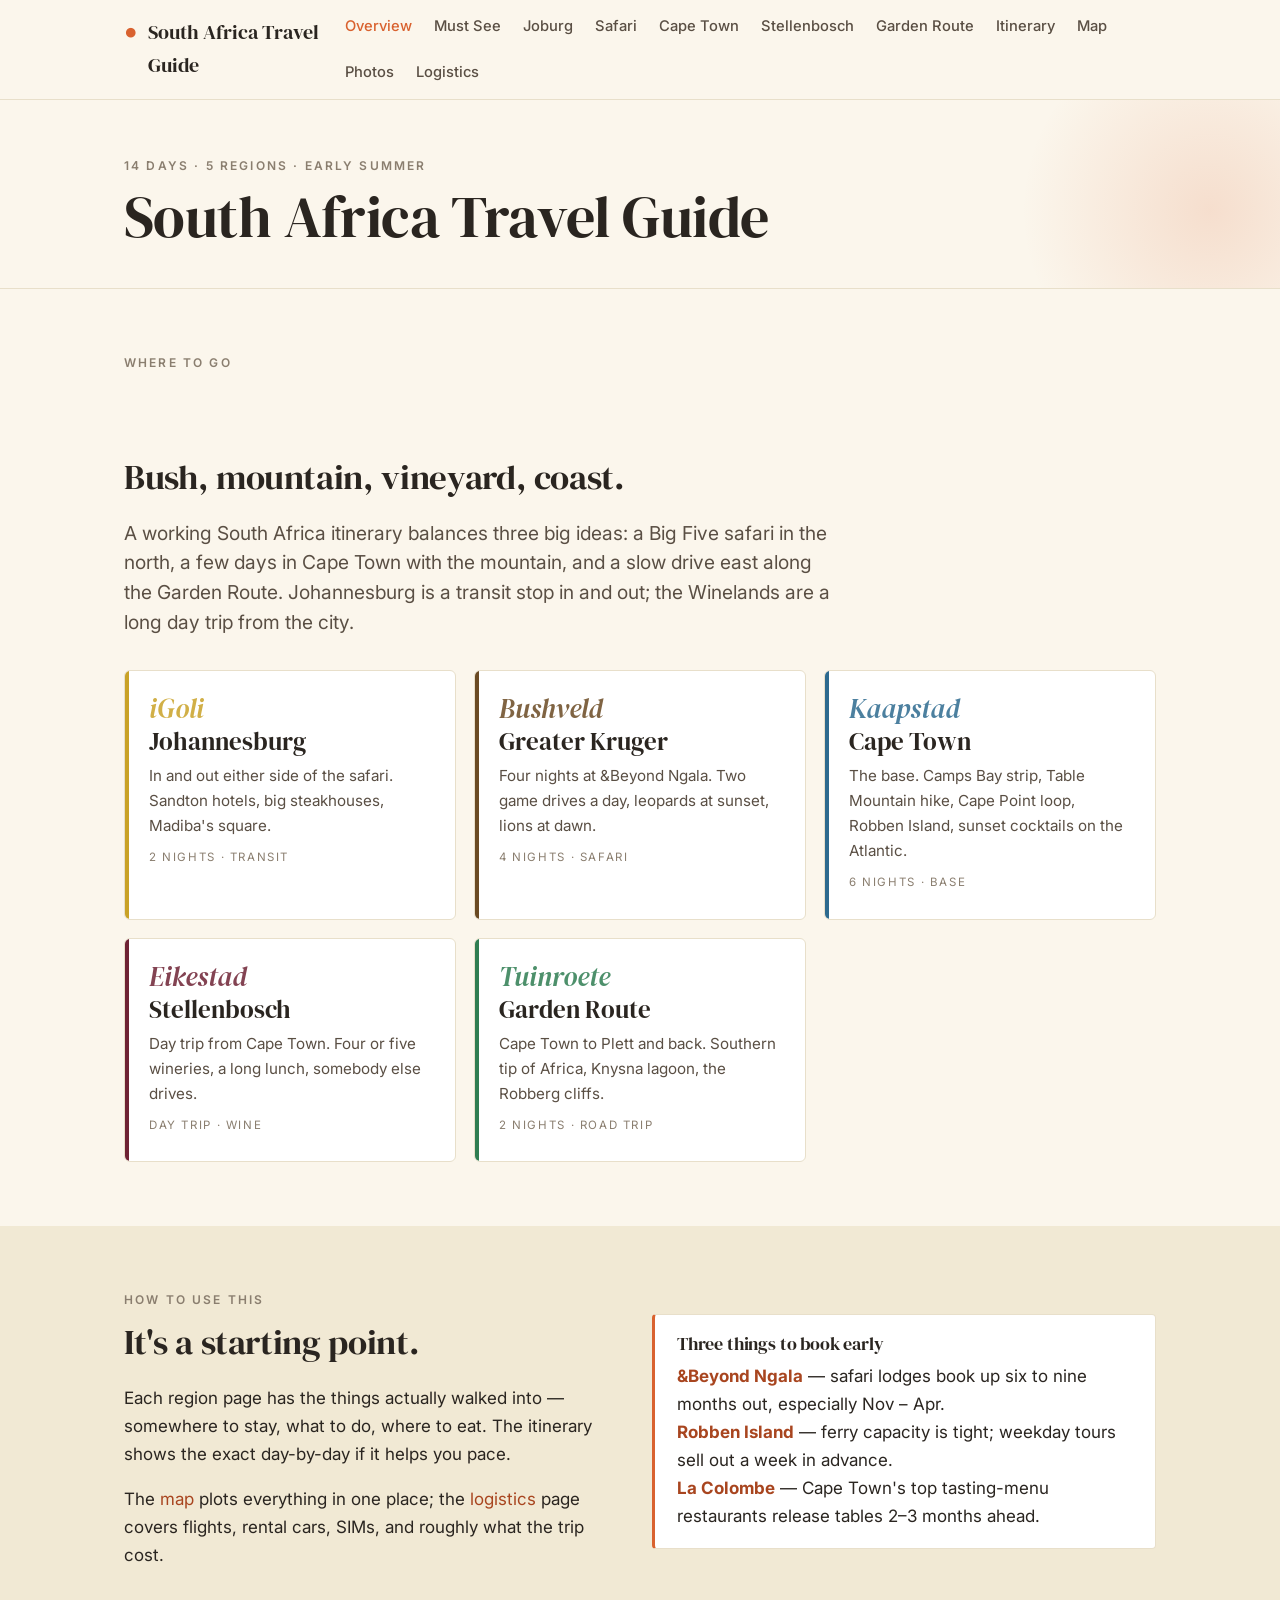
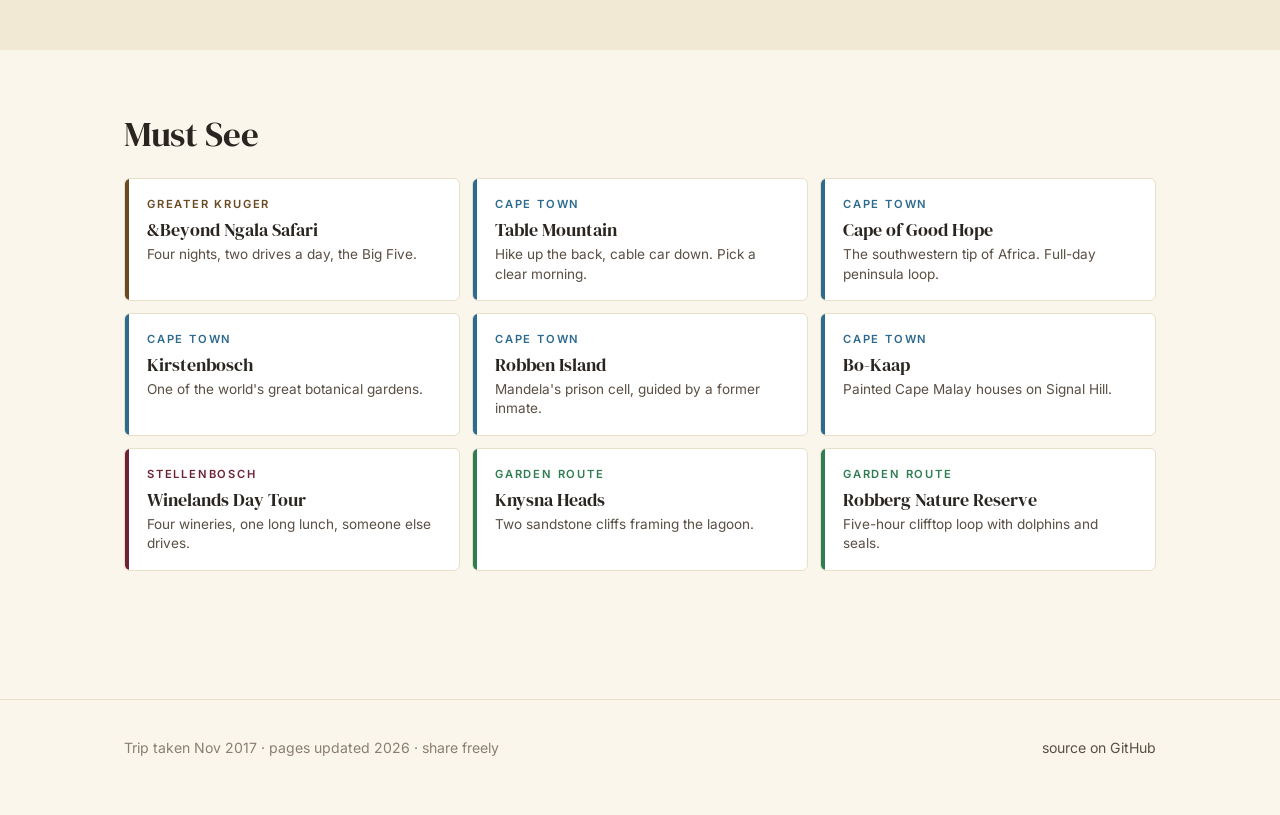
<file: index.html>
<!doctype html>
<html lang="en">
<head>
  <meta charset="utf-8" />
  <meta name="viewport" content="width=device-width, initial-scale=1" />
  <title>South Africa Travel Guide</title>
  <meta name="description" content="Recommendations from 14 days in South Africa: Johannesburg, &Beyond Ngala safari, Cape Town, the Winelands, and the Garden Route." />
  <link rel="preconnect" href="https://fonts.googleapis.com">
  <link rel="preconnect" href="https://fonts.gstatic.com" crossorigin>
  <link rel="stylesheet" href="https://fonts.googleapis.com/css2?family=DM+Serif+Display:ital@0;1&family=Inter:wght@400;500;600&display=swap">
  <link rel="stylesheet" href="assets/css/style.css">
  <link rel="icon" href="data:image/svg+xml,%3Csvg xmlns='http://www.w3.org/2000/svg' viewBox='0 0 100 100'%3E%3Ctext y='.9em' font-size='90'%3E🐘%3C/text%3E%3C/svg%3E">
</head>
<body>
  <header class="site-header">
    <nav class="nav">
      <a class="brand" href="./"><span class="mark">●</span> South Africa Travel Guide</a>
      <div class="nav-links">
        <a href="./" class="active">Overview</a>
        <a href="must-see.html">Must See</a>
        <a href="cities/johannesburg.html">Joburg</a>
        <a href="cities/kruger.html">Safari</a>
        <a href="cities/capetown.html">Cape Town</a>
        <a href="cities/stellenbosch.html">Stellenbosch</a>
        <a href="cities/gardenroute.html">Garden Route</a>
        <a href="itinerary.html">Itinerary</a>
        <a href="map.html">Map</a>
        <a href="photos.html">Photos</a>
        <a href="logistics.html">Logistics</a>
      </div>
    </nav>
  </header>

  <main>
    <section class="hero">
      <div class="container">
        <p class="eyebrow">14 days &middot; 5 regions &middot; early summer</p>
        <h1>South Africa Travel Guide</h1>
      </div>
    </section>

    <section class="section">
      <div class="container">
        <p class="eyebrow">Where to go</p>
        <h2>Bush, mountain, vineyard, coast.</h2>
        <p class="lede" style="margin-bottom: 32px;">
          A working South Africa itinerary balances three big ideas: a Big Five safari in the
          north, a few days in Cape Town with the mountain, and a slow drive east along the
          Garden Route. Johannesburg is a transit stop in and out; the Winelands are a long
          day trip from the city.
        </p>

        <div class="city-grid">
          <a class="city-card" href="cities/johannesburg.html" style="--accent: var(--c-johannesburg);">
            <span class="accent"></span>
            <div class="city-local">iGoli</div>
            <div class="city-en">Johannesburg</div>
            <div class="city-blurb">In and out either side of the safari. Sandton hotels, big steakhouses, Madiba's square.</div>
            <div class="city-tag">2 nights &middot; transit</div>
          </a>
          <a class="city-card" href="cities/kruger.html" style="--accent: var(--c-kruger);">
            <span class="accent"></span>
            <div class="city-local">Bushveld</div>
            <div class="city-en">Greater Kruger</div>
            <div class="city-blurb">Four nights at &amp;Beyond Ngala. Two game drives a day, leopards at sunset, lions at dawn.</div>
            <div class="city-tag">4 nights &middot; safari</div>
          </a>
          <a class="city-card" href="cities/capetown.html" style="--accent: var(--c-capetown);">
            <span class="accent"></span>
            <div class="city-local">Kaapstad</div>
            <div class="city-en">Cape Town</div>
            <div class="city-blurb">The base. Camps Bay strip, Table Mountain hike, Cape Point loop, Robben Island, sunset cocktails on the Atlantic.</div>
            <div class="city-tag">6 nights &middot; base</div>
          </a>
          <a class="city-card" href="cities/stellenbosch.html" style="--accent: var(--c-stellenbosch);">
            <span class="accent"></span>
            <div class="city-local">Eikestad</div>
            <div class="city-en">Stellenbosch</div>
            <div class="city-blurb">Day trip from Cape Town. Four or five wineries, a long lunch, somebody else drives.</div>
            <div class="city-tag">day trip &middot; wine</div>
          </a>
          <a class="city-card" href="cities/gardenroute.html" style="--accent: var(--c-gardenroute);">
            <span class="accent"></span>
            <div class="city-local">Tuinroete</div>
            <div class="city-en">Garden Route</div>
            <div class="city-blurb">Cape Town to Plett and back. Southern tip of Africa, Knysna lagoon, the Robberg cliffs.</div>
            <div class="city-tag">2 nights &middot; road trip</div>
          </a>
        </div>
      </div>
    </section>

    <section class="section" style="background: var(--bg-alt);">
      <div class="container">
        <div class="row">
          <div>
            <p class="eyebrow">How to use this</p>
            <h2 style="margin-top: 8px;">It's a starting point.</h2>
            <p>
              Each region page has the things actually walked into &mdash; somewhere to stay,
              what to do, where to eat. The itinerary shows the exact day-by-day if it helps
              you pace.
            </p>
            <p>
              The <a href="map.html">map</a> plots everything in one place; the
              <a href="logistics.html">logistics</a> page covers flights, rental cars, SIMs,
              and roughly what the trip cost.
            </p>
          </div>
          <div>
            <div class="callout">
              <h3>Three things to book early</h3>
              <p>
                <a href="https://www.andbeyond.com/our-lodges/africa/south-africa/greater-kruger/andbeyond-ngala-safari-lodge/" target="_blank" rel="noopener"><b>&amp;Beyond Ngala</b></a> &mdash; safari lodges book up six to nine months out, especially Nov &ndash; Apr.<br>
                <a href="https://www.robben-island.org.za/" target="_blank" rel="noopener"><b>Robben Island</b></a> &mdash; ferry capacity is tight; weekday tours sell out a week in advance.<br>
                <a href="https://www.lacolombe.co.za/" target="_blank" rel="noopener"><b>La Colombe</b></a> &mdash; Cape Town's top tasting-menu restaurants release tables 2&ndash;3 months ahead.
              </p>
            </div>
          </div>
        </div>
      </div>
    </section>

    <section class="section">
      <div class="container">
        <h2 style="margin-top: 0;">Must See</h2>
        <div class="must-see-grid" style="margin-top: 24px;">
          <a class="must-card" href="must-see.html#ngala-safari" style="--accent: var(--c-kruger);">
            <span class="accent"></span>
            <div class="must-city">Greater Kruger</div>
            <div class="must-name">&amp;Beyond Ngala Safari</div>
            <div class="must-blurb">Four nights, two drives a day, the Big Five.</div>
          </a>
          <a class="must-card" href="must-see.html#table-mountain" style="--accent: var(--c-capetown);">
            <span class="accent"></span>
            <div class="must-city">Cape Town</div>
            <div class="must-name">Table Mountain</div>
            <div class="must-blurb">Hike up the back, cable car down. Pick a clear morning.</div>
          </a>
          <a class="must-card" href="must-see.html#cape-of-good-hope" style="--accent: var(--c-capetown);">
            <span class="accent"></span>
            <div class="must-city">Cape Town</div>
            <div class="must-name">Cape of Good Hope</div>
            <div class="must-blurb">The southwestern tip of Africa. Full-day peninsula loop.</div>
          </a>
          <a class="must-card" href="must-see.html#kirstenbosch" style="--accent: var(--c-capetown);">
            <span class="accent"></span>
            <div class="must-city">Cape Town</div>
            <div class="must-name">Kirstenbosch</div>
            <div class="must-blurb">One of the world's great botanical gardens.</div>
          </a>
          <a class="must-card" href="must-see.html#robben-island" style="--accent: var(--c-capetown);">
            <span class="accent"></span>
            <div class="must-city">Cape Town</div>
            <div class="must-name">Robben Island</div>
            <div class="must-blurb">Mandela's prison cell, guided by a former inmate.</div>
          </a>
          <a class="must-card" href="must-see.html#bo-kaap" style="--accent: var(--c-capetown);">
            <span class="accent"></span>
            <div class="must-city">Cape Town</div>
            <div class="must-name">Bo-Kaap</div>
            <div class="must-blurb">Painted Cape Malay houses on Signal Hill.</div>
          </a>
          <a class="must-card" href="must-see.html#winelands-tour" style="--accent: var(--c-stellenbosch);">
            <span class="accent"></span>
            <div class="must-city">Stellenbosch</div>
            <div class="must-name">Winelands Day Tour</div>
            <div class="must-blurb">Four wineries, one long lunch, someone else drives.</div>
          </a>
          <a class="must-card" href="must-see.html#knysna-heads" style="--accent: var(--c-gardenroute);">
            <span class="accent"></span>
            <div class="must-city">Garden Route</div>
            <div class="must-name">Knysna Heads</div>
            <div class="must-blurb">Two sandstone cliffs framing the lagoon.</div>
          </a>
          <a class="must-card" href="must-see.html#robberg" style="--accent: var(--c-gardenroute);">
            <span class="accent"></span>
            <div class="must-city">Garden Route</div>
            <div class="must-name">Robberg Nature Reserve</div>
            <div class="must-blurb">Five-hour clifftop loop with dolphins and seals.</div>
          </a>
        </div>
      </div>
    </section>
  </main>

  <footer class="site-footer">
    <div class="container">
      <div>Trip taken Nov 2017 &middot; pages updated 2026 &middot; share freely</div>
      <div><a href="https://github.com/lucymeadow/south-africa">source on GitHub</a></div>
    </div>
  </footer>
</body>
</html>
</file>
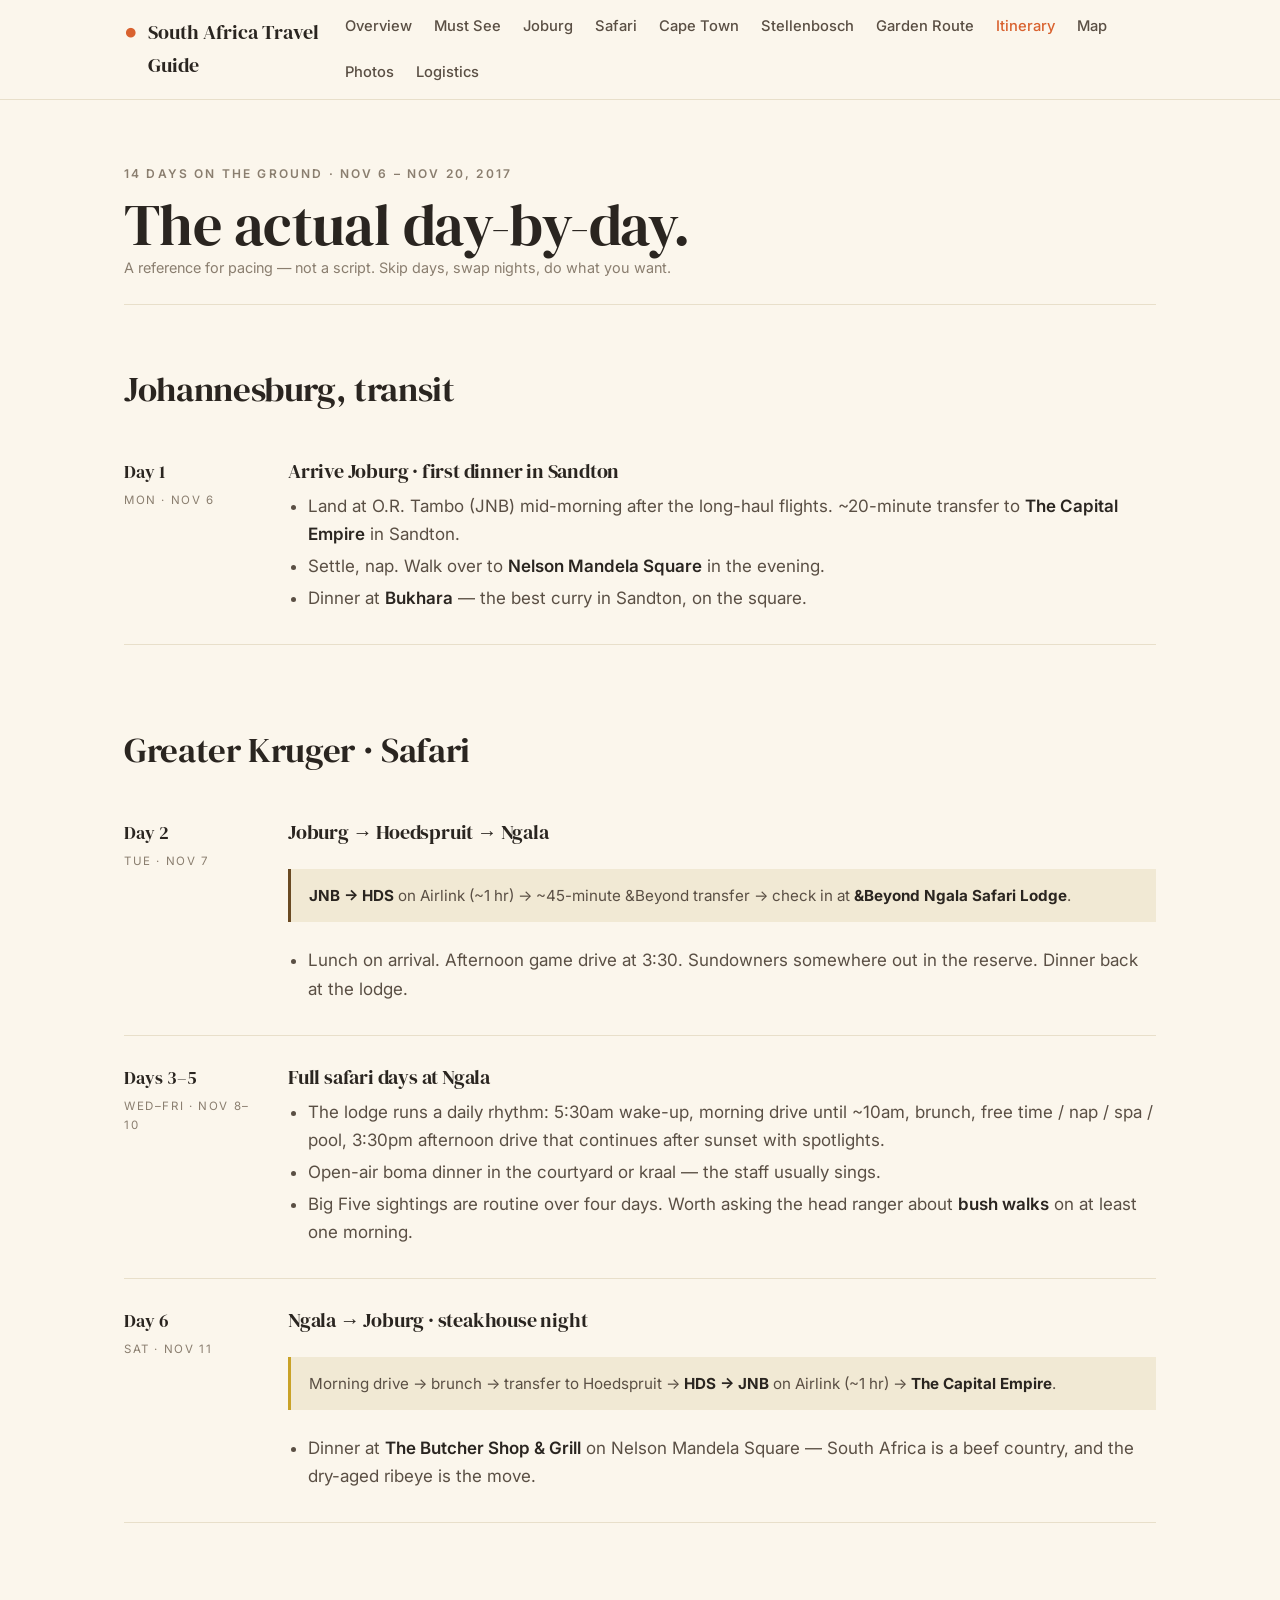
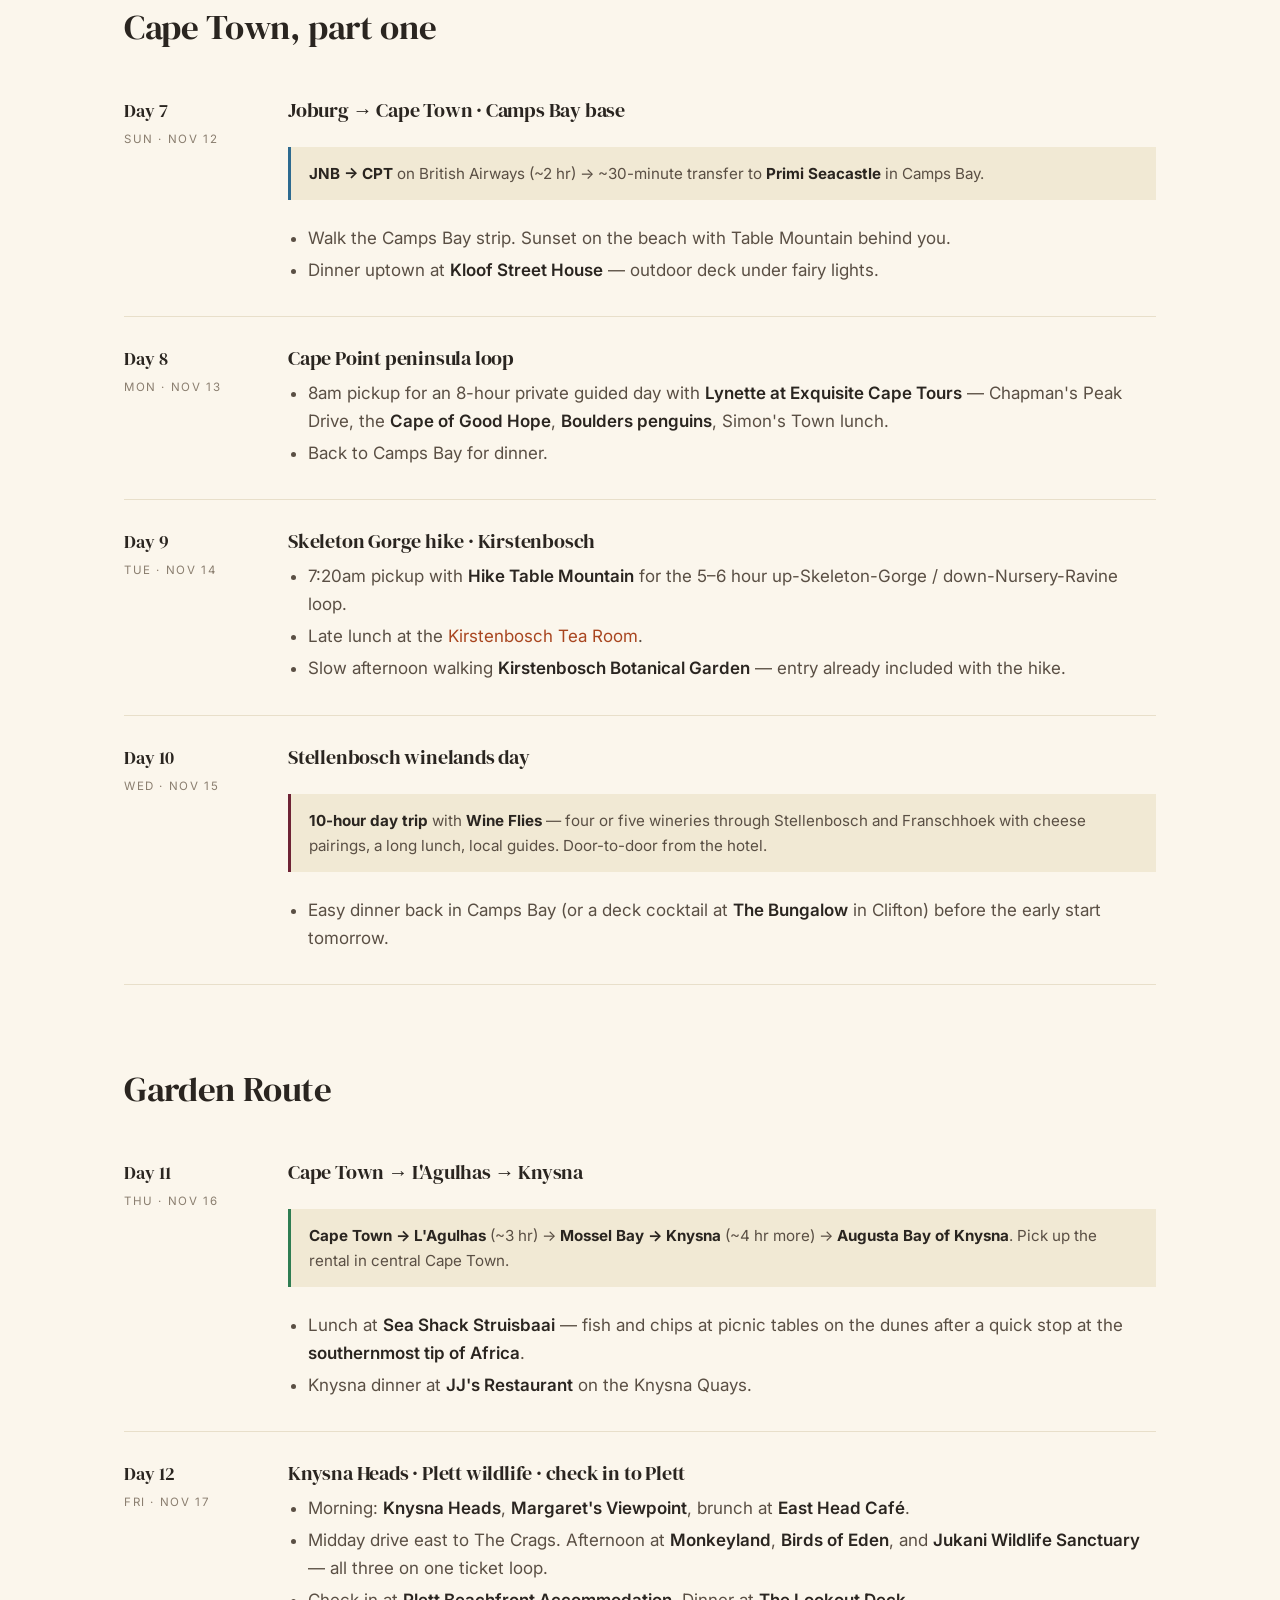
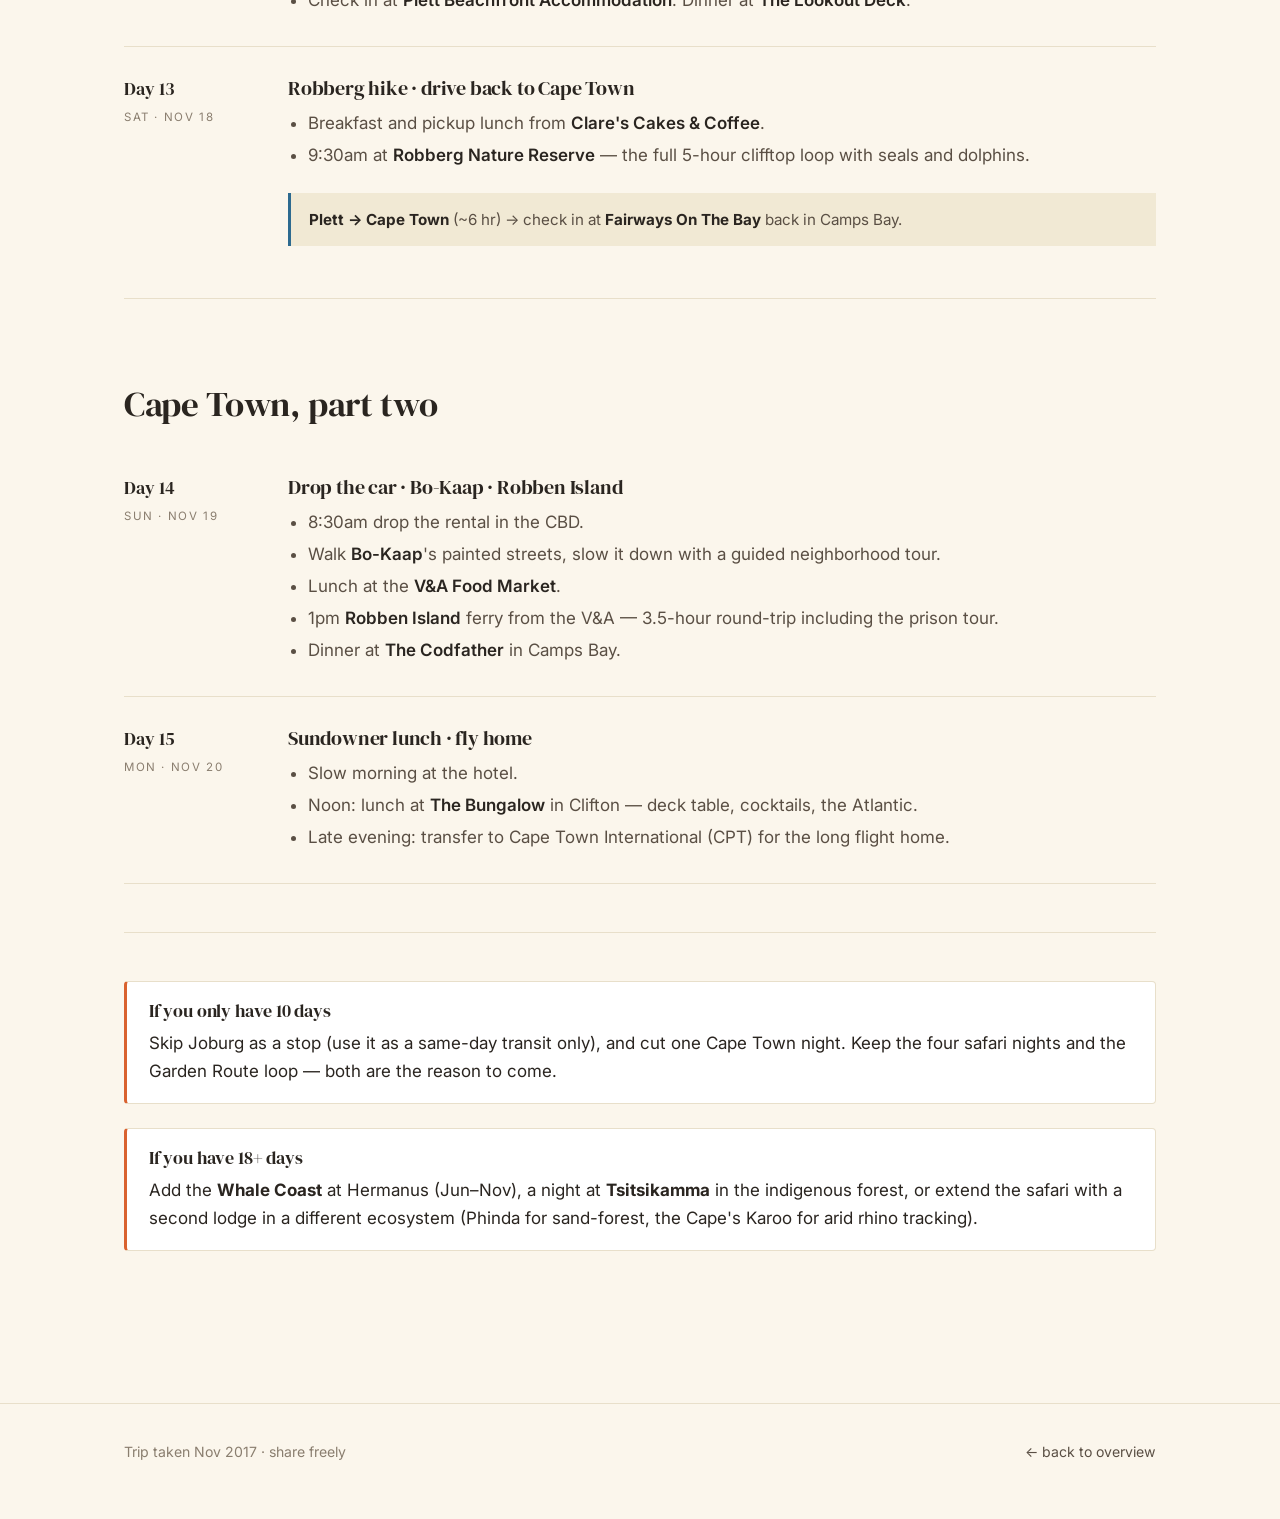
<file: itinerary.html>
<!doctype html>
<html lang="en">
<head>
  <meta charset="utf-8" />
  <meta name="viewport" content="width=device-width, initial-scale=1" />
  <title>Itinerary &mdash; South Africa Travel Guide</title>
  <link rel="preconnect" href="https://fonts.googleapis.com">
  <link rel="preconnect" href="https://fonts.gstatic.com" crossorigin>
  <link rel="stylesheet" href="https://fonts.googleapis.com/css2?family=DM+Serif+Display:ital@0;1&family=Inter:wght@400;500;600&display=swap">
  <link rel="stylesheet" href="assets/css/style.css">
  <link rel="icon" href="data:image/svg+xml,%3Csvg xmlns='http://www.w3.org/2000/svg' viewBox='0 0 100 100'%3E%3Ctext y='.9em' font-size='90'%3E🐘%3C/text%3E%3C/svg%3E">
</head>
<body>
  <header class="site-header">
    <nav class="nav">
      <a class="brand" href="./"><span class="mark">●</span> South Africa Travel Guide</a>
      <div class="nav-links">
        <a href="./">Overview</a>
        <a href="must-see.html">Must See</a>
        <a href="cities/johannesburg.html">Joburg</a>
        <a href="cities/kruger.html">Safari</a>
        <a href="cities/capetown.html">Cape Town</a>
        <a href="cities/stellenbosch.html">Stellenbosch</a>
        <a href="cities/gardenroute.html">Garden Route</a>
        <a href="itinerary.html" class="active">Itinerary</a>
        <a href="map.html">Map</a>
        <a href="photos.html">Photos</a>
        <a href="logistics.html">Logistics</a>
      </div>
    </nav>
  </header>

  <main>
    <div class="container">
      <header class="city-header">
        <div>
          <p class="eyebrow">14 days on the ground &middot; Nov 6 &ndash; Nov 20, 2017</p>
          <h1>The actual day-by-day.</h1>
          <div class="city-meta">A reference for pacing &mdash; not a script. Skip days, swap nights, do what you want.</div>
        </div>
      </header>

      <section class="section">

        <h2 style="margin-top: 0;">Johannesburg, transit</h2>

        <div class="day">
          <div class="when">Day 1<span class="dow">Mon &middot; Nov 6</span></div>
          <div class="what">
            <h3>Arrive Joburg &middot; first dinner in Sandton</h3>
            <ul>
              <li>Land at O.R. Tambo (JNB) mid-morning after the long-haul flights. ~20-minute transfer to <a href="https://www.thecapital.co.za/our-hotels/the-capital-empire-sandton" target="_blank" rel="noopener"><b>The Capital Empire</b></a> in Sandton.</li>
              <li>Settle, nap. Walk over to <b>Nelson Mandela Square</b> in the evening.</li>
              <li>Dinner at <a href="https://www.bukhara.com/" target="_blank" rel="noopener"><b>Bukhara</b></a> &mdash; the best curry in Sandton, on the square.</li>
            </ul>
          </div>
        </div>

        <h2>Greater Kruger &middot; Safari</h2>

        <div class="day">
          <div class="when">Day 2<span class="dow">Tue &middot; Nov 7</span></div>
          <div class="what">
            <h3>Joburg &rarr; Hoedspruit &rarr; Ngala</h3>
            <div class="leg" style="--accent: var(--c-kruger);">
              <b>JNB &rarr; HDS</b> on Airlink (~1 hr) &rarr; ~45-minute &amp;Beyond transfer &rarr; check in at <a href="https://www.andbeyond.com/our-lodges/africa/south-africa/greater-kruger/andbeyond-ngala-safari-lodge/" target="_blank" rel="noopener"><b>&amp;Beyond Ngala Safari Lodge</b></a>.
            </div>
            <ul>
              <li>Lunch on arrival. Afternoon game drive at 3:30. Sundowners somewhere out in the reserve. Dinner back at the lodge.</li>
            </ul>
          </div>
        </div>

        <div class="day">
          <div class="when">Days 3&ndash;5<span class="dow">Wed&ndash;Fri &middot; Nov 8&ndash;10</span></div>
          <div class="what">
            <h3>Full safari days at Ngala</h3>
            <ul>
              <li>The lodge runs a daily rhythm: 5:30am wake-up, morning drive until ~10am, brunch, free time / nap / spa / pool, 3:30pm afternoon drive that continues after sunset with spotlights.</li>
              <li>Open-air boma dinner in the courtyard or kraal &mdash; the staff usually sings.</li>
              <li>Big Five sightings are routine over four days. Worth asking the head ranger about <b>bush walks</b> on at least one morning.</li>
            </ul>
          </div>
        </div>

        <div class="day">
          <div class="when">Day 6<span class="dow">Sat &middot; Nov 11</span></div>
          <div class="what">
            <h3>Ngala &rarr; Joburg &middot; steakhouse night</h3>
            <div class="leg" style="--accent: var(--c-johannesburg);">
              Morning drive &rarr; brunch &rarr; transfer to Hoedspruit &rarr; <b>HDS &rarr; JNB</b> on Airlink (~1 hr) &rarr; <a href="https://www.thecapital.co.za/our-hotels/the-capital-empire-sandton" target="_blank" rel="noopener"><b>The Capital Empire</b></a>.
            </div>
            <ul>
              <li>Dinner at <a href="https://thebutchershop.co.za/" target="_blank" rel="noopener"><b>The Butcher Shop &amp; Grill</b></a> on Nelson Mandela Square &mdash; South Africa is a beef country, and the dry-aged ribeye is the move.</li>
            </ul>
          </div>
        </div>

        <h2>Cape Town, part one</h2>

        <div class="day">
          <div class="when">Day 7<span class="dow">Sun &middot; Nov 12</span></div>
          <div class="what">
            <h3>Joburg &rarr; Cape Town &middot; Camps Bay base</h3>
            <div class="leg" style="--accent: var(--c-capetown);">
              <b>JNB &rarr; CPT</b> on British Airways (~2 hr) &rarr; ~30-minute transfer to <a href="https://www.primihotels.com/primiseacastle/" target="_blank" rel="noopener"><b>Primi Seacastle</b></a> in Camps Bay.
            </div>
            <ul>
              <li>Walk the Camps Bay strip. Sunset on the beach with Table Mountain behind you.</li>
              <li>Dinner uptown at <a href="https://www.kloofstreethouse.co.za/" target="_blank" rel="noopener"><b>Kloof Street House</b></a> &mdash; outdoor deck under fairy lights.</li>
            </ul>
          </div>
        </div>

        <div class="day">
          <div class="when">Day 8<span class="dow">Mon &middot; Nov 13</span></div>
          <div class="what">
            <h3>Cape Point peninsula loop</h3>
            <ul>
              <li>8am pickup for an 8-hour private guided day with <a href="https://exquisitecapetoursandhikes.co.za/" target="_blank" rel="noopener"><b>Lynette at Exquisite Cape Tours</b></a> &mdash; Chapman's Peak Drive, the <a href="https://www.sanparks.org/parks/table-mountain/tourism/cape-of-good-hope/" target="_blank" rel="noopener"><b>Cape of Good Hope</b></a>, <a href="https://www.sanparks.org/parks/table-mountain/tourism/boulders/" target="_blank" rel="noopener"><b>Boulders penguins</b></a>, Simon's Town lunch.</li>
              <li>Back to Camps Bay for dinner.</li>
            </ul>
          </div>
        </div>

        <div class="day">
          <div class="when">Day 9<span class="dow">Tue &middot; Nov 14</span></div>
          <div class="what">
            <h3>Skeleton Gorge hike &middot; Kirstenbosch</h3>
            <ul>
              <li>7:20am pickup with <a href="https://www.hiketablemountain.co.za/" target="_blank" rel="noopener"><b>Hike Table Mountain</b></a> for the 5&ndash;6 hour up-Skeleton-Gorge / down-Nursery-Ravine loop.</li>
              <li>Late lunch at the <a href="https://www.google.com/maps/search/?api=1&amp;query=Kirstenbosch+Tea+Room" target="_blank" rel="noopener">Kirstenbosch Tea Room</a>.</li>
              <li>Slow afternoon walking <a href="https://www.sanbi.org/gardens/kirstenbosch/" target="_blank" rel="noopener"><b>Kirstenbosch Botanical Garden</b></a> &mdash; entry already included with the hike.</li>
            </ul>
          </div>
        </div>

        <div class="day">
          <div class="when">Day 10<span class="dow">Wed &middot; Nov 15</span></div>
          <div class="what">
            <h3>Stellenbosch winelands day</h3>
            <div class="leg" style="--accent: var(--c-stellenbosch);">
              <b>10-hour day trip</b> with <a href="https://www.wineflies.co.za/" target="_blank" rel="noopener"><b>Wine Flies</b></a> &mdash; four or five wineries through Stellenbosch and Franschhoek with cheese pairings, a long lunch, local guides. Door-to-door from the hotel.
            </div>
            <ul>
              <li>Easy dinner back in Camps Bay (or a deck cocktail at <a href="https://thebungalow.co.za/" target="_blank" rel="noopener"><b>The Bungalow</b></a> in Clifton) before the early start tomorrow.</li>
            </ul>
          </div>
        </div>

        <h2>Garden Route</h2>

        <div class="day">
          <div class="when">Day 11<span class="dow">Thu &middot; Nov 16</span></div>
          <div class="what">
            <h3>Cape Town &rarr; L'Agulhas &rarr; Knysna</h3>
            <div class="leg" style="--accent: var(--c-gardenroute);">
              <b>Cape Town &rarr; L'Agulhas</b> (~3 hr) &rarr; <b>Mossel Bay &rarr; Knysna</b> (~4 hr more) &rarr; <a href="https://www.augustabay.co.za/" target="_blank" rel="noopener"><b>Augusta Bay of Knysna</b></a>. Pick up the rental in central Cape Town.
            </div>
            <ul>
              <li>Lunch at <a href="http://www.seashackstruisbaai.co.za/" target="_blank" rel="noopener"><b>Sea Shack Struisbaai</b></a> &mdash; fish and chips at picnic tables on the dunes after a quick stop at the <b>southernmost tip of Africa</b>.</li>
              <li>Knysna dinner at <b>JJ's Restaurant</b> on the Knysna Quays.</li>
            </ul>
          </div>
        </div>

        <div class="day">
          <div class="when">Day 12<span class="dow">Fri &middot; Nov 17</span></div>
          <div class="what">
            <h3>Knysna Heads &middot; Plett wildlife &middot; check in to Plett</h3>
            <ul>
              <li>Morning: <b>Knysna Heads</b>, <b>Margaret's Viewpoint</b>, brunch at <a href="http://www.eastheadcafe.co.za/" target="_blank" rel="noopener"><b>East Head Café</b></a>.</li>
              <li>Midday drive east to The Crags. Afternoon at <a href="https://www.monkeyland.co.za/" target="_blank" rel="noopener"><b>Monkeyland</b></a>, <b>Birds of Eden</b>, and <a href="https://jukani.co.za/" target="_blank" rel="noopener"><b>Jukani Wildlife Sanctuary</b></a> &mdash; all three on one ticket loop.</li>
              <li>Check in at <a href="https://plettbeachfront.com/" target="_blank" rel="noopener"><b>Plett Beachfront Accommodation</b></a>. Dinner at <a href="https://www.lookout.co.za/" target="_blank" rel="noopener"><b>The Lookout Deck</b></a>.</li>
            </ul>
          </div>
        </div>

        <div class="day">
          <div class="when">Day 13<span class="dow">Sat &middot; Nov 18</span></div>
          <div class="what">
            <h3>Robberg hike &middot; drive back to Cape Town</h3>
            <ul>
              <li>Breakfast and pickup lunch from <a href="https://www.google.com/maps/search/?api=1&amp;query=Clare%27s+Cakes+Plett" target="_blank" rel="noopener"><b>Clare's Cakes &amp; Coffee</b></a>.</li>
              <li>9:30am at <a href="https://www.capenature.co.za/reserves/robberg-nature-reserve/" target="_blank" rel="noopener"><b>Robberg Nature Reserve</b></a> &mdash; the full 5-hour clifftop loop with seals and dolphins.</li>
            </ul>
            <div class="leg" style="--accent: var(--c-capetown);">
              <b>Plett &rarr; Cape Town</b> (~6 hr) &rarr; check in at <a href="https://www.fairwaysonthebay.co.za/" target="_blank" rel="noopener"><b>Fairways On The Bay</b></a> back in Camps Bay.
            </div>
          </div>
        </div>

        <h2>Cape Town, part two</h2>

        <div class="day">
          <div class="when">Day 14<span class="dow">Sun &middot; Nov 19</span></div>
          <div class="what">
            <h3>Drop the car &middot; Bo-Kaap &middot; Robben Island</h3>
            <ul>
              <li>8:30am drop the rental in the CBD.</li>
              <li>Walk <a href="https://www.google.com/maps/search/?api=1&amp;query=Bo-Kaap+Cape+Town" target="_blank" rel="noopener"><b>Bo-Kaap</b></a>'s painted streets, slow it down with a guided neighborhood tour.</li>
              <li>Lunch at the <a href="https://www.waterfront.co.za/" target="_blank" rel="noopener"><b>V&amp;A Food Market</b></a>.</li>
              <li>1pm <a href="https://www.robben-island.org.za/" target="_blank" rel="noopener"><b>Robben Island</b></a> ferry from the V&amp;A &mdash; 3.5-hour round-trip including the prison tour.</li>
              <li>Dinner at <a href="https://codfather.co.za/" target="_blank" rel="noopener"><b>The Codfather</b></a> in Camps Bay.</li>
            </ul>
          </div>
        </div>

        <div class="day">
          <div class="when">Day 15<span class="dow">Mon &middot; Nov 20</span></div>
          <div class="what">
            <h3>Sundowner lunch &middot; fly home</h3>
            <ul>
              <li>Slow morning at the hotel.</li>
              <li>Noon: lunch at <a href="https://thebungalow.co.za/" target="_blank" rel="noopener"><b>The Bungalow</b></a> in Clifton &mdash; deck table, cocktails, the Atlantic.</li>
              <li>Late evening: transfer to Cape Town International (CPT) for the long flight home.</li>
            </ul>
          </div>
        </div>

        <hr class="divider">

        <div class="callout">
          <h3>If you only have 10 days</h3>
          <p>Skip Joburg as a stop (use it as a same-day transit only), and cut one Cape Town night. Keep the four safari nights and the Garden Route loop &mdash; both are the reason to come.</p>
        </div>

        <div class="callout">
          <h3>If you have 18+ days</h3>
          <p>Add the <b>Whale Coast</b> at Hermanus (Jun&ndash;Nov), a night at <b>Tsitsikamma</b> in the indigenous forest, or extend the safari with a second lodge in a different ecosystem (Phinda for sand-forest, the Cape's Karoo for arid rhino tracking).</p>
        </div>
      </section>
    </div>
  </main>

  <footer class="site-footer">
    <div class="container">
      <div>Trip taken Nov 2017 &middot; share freely</div>
      <div><a href="./">&larr; back to overview</a></div>
    </div>
  </footer>
</body>
</html>
</file>
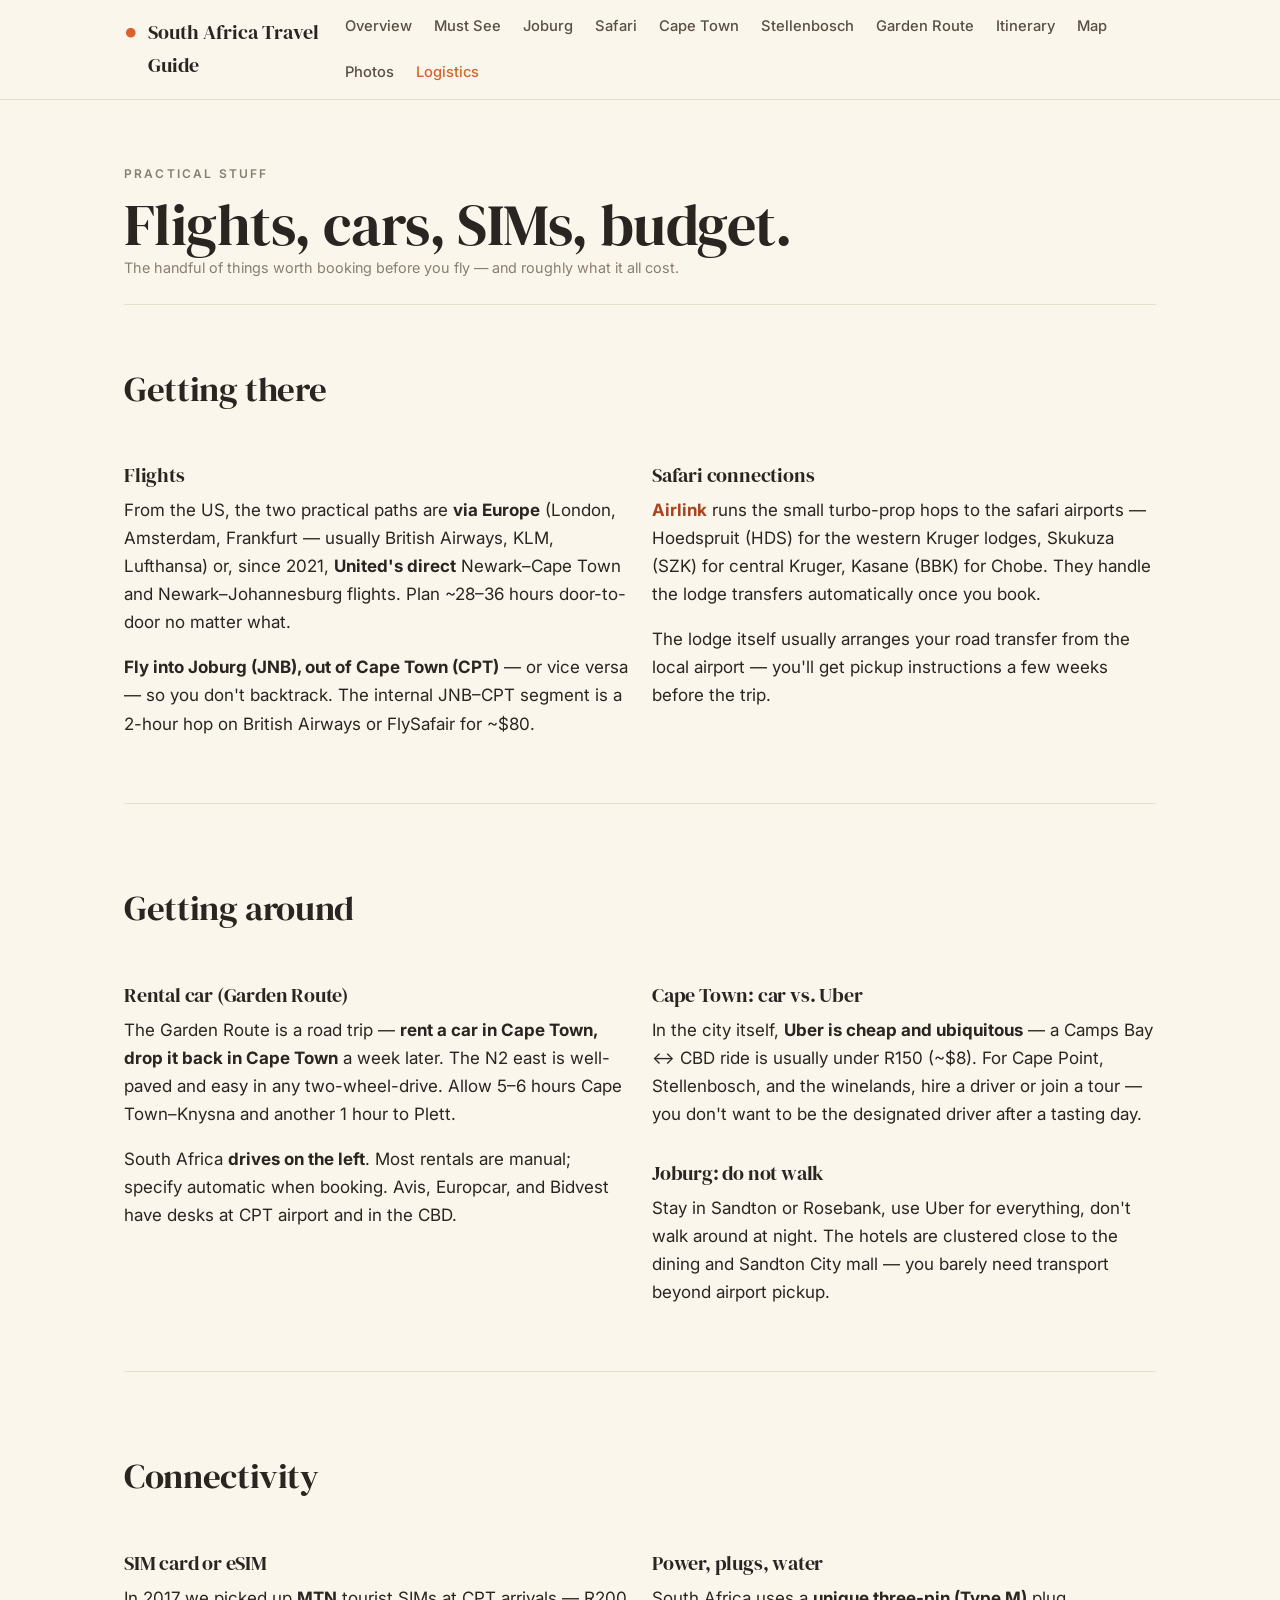
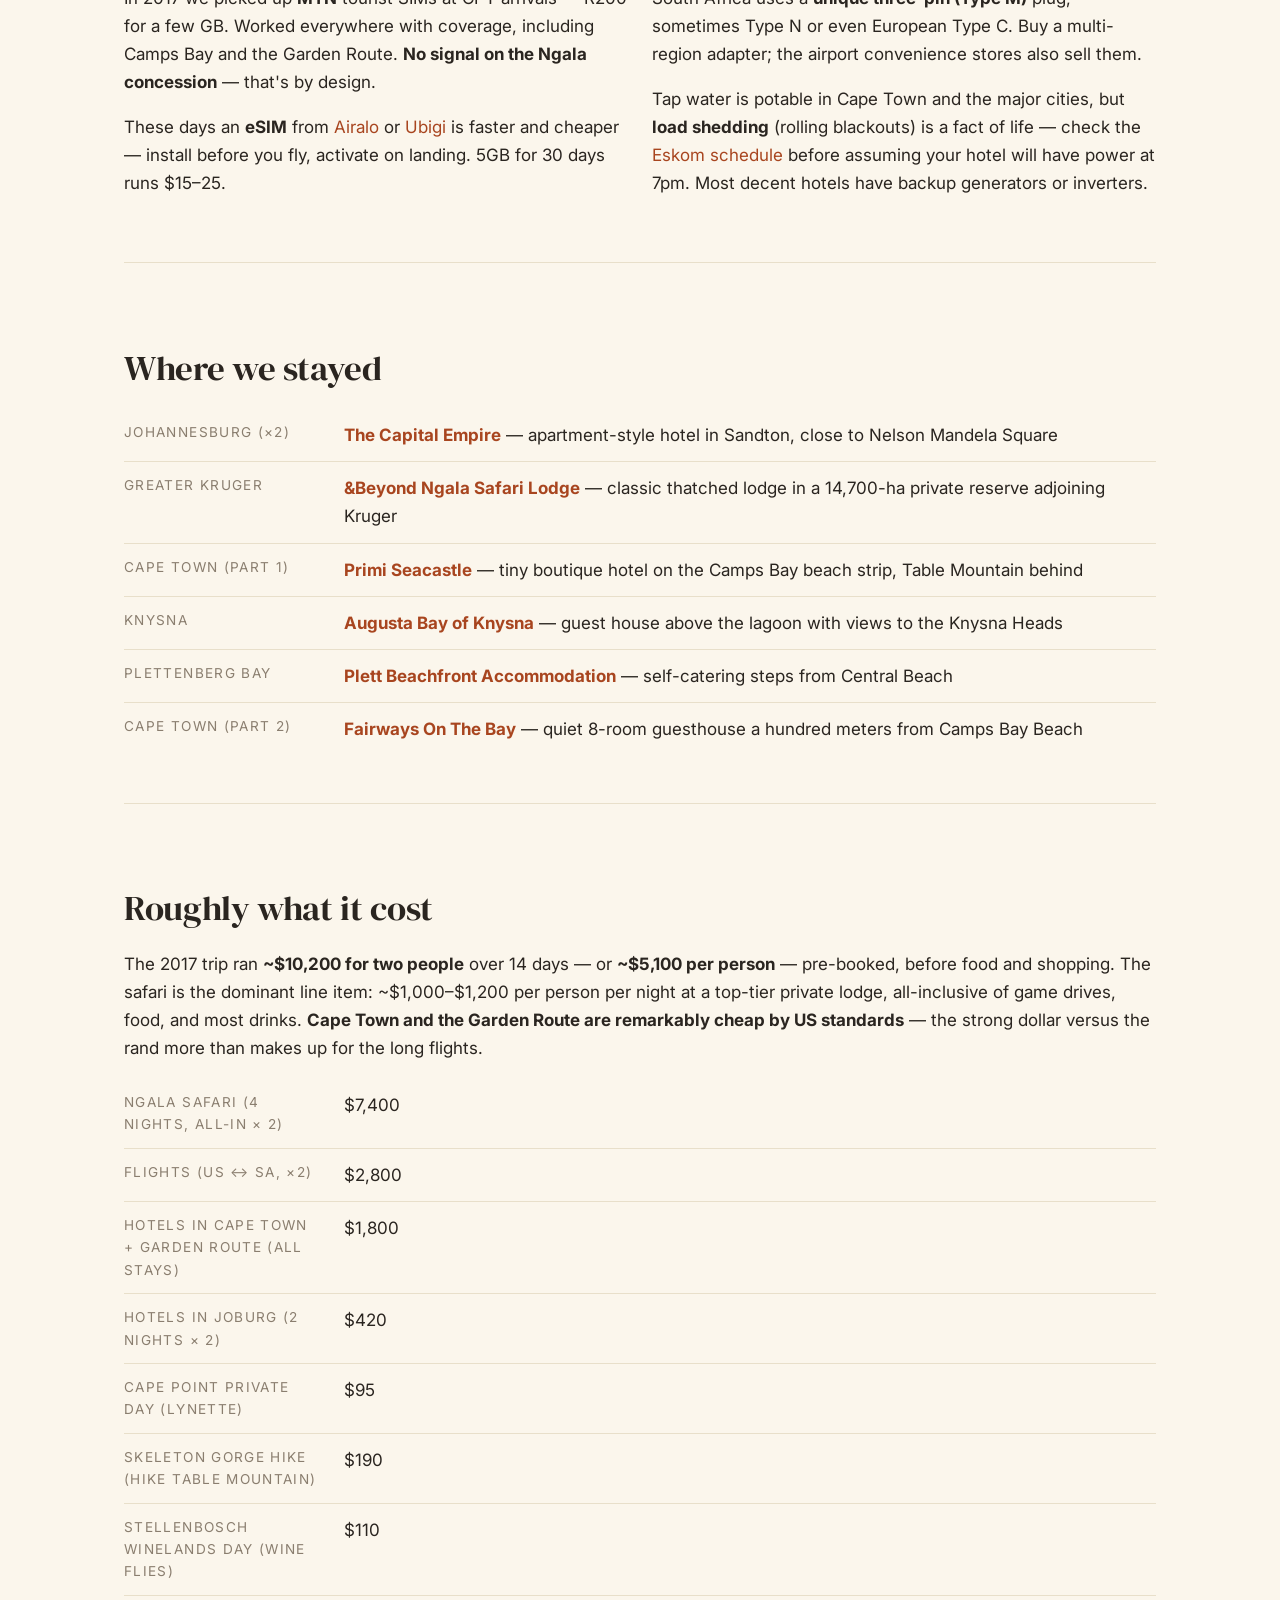
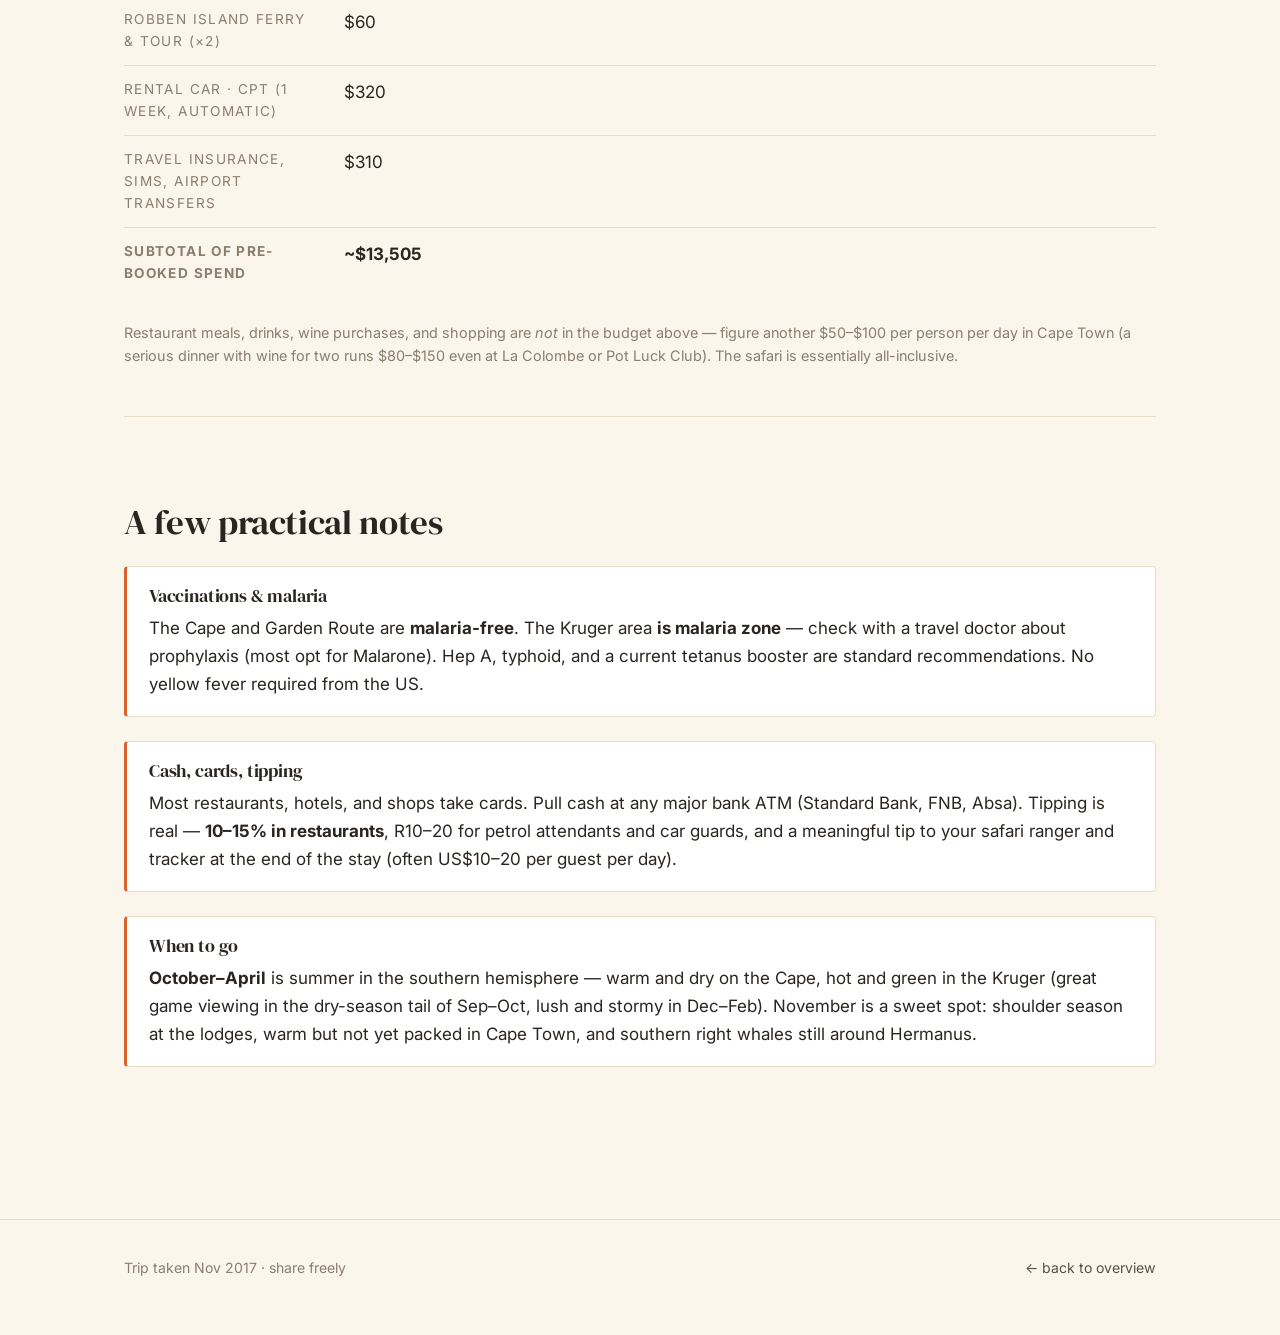
<file: logistics.html>
<!doctype html>
<html lang="en">
<head>
  <meta charset="utf-8" />
  <meta name="viewport" content="width=device-width, initial-scale=1" />
  <title>Logistics &mdash; South Africa Travel Guide</title>
  <link rel="preconnect" href="https://fonts.googleapis.com">
  <link rel="preconnect" href="https://fonts.gstatic.com" crossorigin>
  <link rel="stylesheet" href="https://fonts.googleapis.com/css2?family=DM+Serif+Display:ital@0;1&family=Inter:wght@400;500;600&display=swap">
  <link rel="stylesheet" href="assets/css/style.css">
  <link rel="icon" href="data:image/svg+xml,%3Csvg xmlns='http://www.w3.org/2000/svg' viewBox='0 0 100 100'%3E%3Ctext y='.9em' font-size='90'%3E🐘%3C/text%3E%3C/svg%3E">
</head>
<body>
  <header class="site-header">
    <nav class="nav">
      <a class="brand" href="./"><span class="mark">●</span> South Africa Travel Guide</a>
      <div class="nav-links">
        <a href="./">Overview</a>
        <a href="must-see.html">Must See</a>
        <a href="cities/johannesburg.html">Joburg</a>
        <a href="cities/kruger.html">Safari</a>
        <a href="cities/capetown.html">Cape Town</a>
        <a href="cities/stellenbosch.html">Stellenbosch</a>
        <a href="cities/gardenroute.html">Garden Route</a>
        <a href="itinerary.html">Itinerary</a>
        <a href="map.html">Map</a>
        <a href="photos.html">Photos</a>
        <a href="logistics.html" class="active">Logistics</a>
      </div>
    </nav>
  </header>

  <main>
    <div class="container">
      <header class="city-header">
        <div>
          <p class="eyebrow">Practical stuff</p>
          <h1>Flights, cars, SIMs, budget.</h1>
          <div class="city-meta">The handful of things worth booking before you fly &mdash; and roughly what it all cost.</div>
        </div>
      </header>

      <section class="section">

        <h2 style="margin-top: 0;">Getting there</h2>

        <div class="row">
          <div>
            <h3>Flights</h3>
            <p>
              From the US, the two practical paths are <b>via Europe</b> (London, Amsterdam,
              Frankfurt &mdash; usually British Airways, KLM, Lufthansa) or, since 2021,
              <b>United's direct</b> Newark&ndash;Cape Town and Newark&ndash;Johannesburg flights.
              Plan ~28&ndash;36 hours door-to-door no matter what.
            </p>
            <p>
              <b>Fly into Joburg (JNB), out of Cape Town (CPT)</b> &mdash; or vice versa &mdash;
              so you don't backtrack. The internal JNB&ndash;CPT segment is a 2-hour hop on
              British Airways or FlySafair for ~$80.
            </p>
          </div>
          <div>
            <h3>Safari connections</h3>
            <p>
              <a href="https://www.flyairlink.com/" target="_blank" rel="noopener"><b>Airlink</b></a>
              runs the small turbo-prop hops to the safari airports &mdash; Hoedspruit (HDS)
              for the western Kruger lodges, Skukuza (SZK) for central Kruger, Kasane (BBK)
              for Chobe. They handle the lodge transfers automatically once you book.
            </p>
            <p>
              The lodge itself usually arranges your road transfer from the local airport
              &mdash; you'll get pickup instructions a few weeks before the trip.
            </p>
          </div>
        </div>

        <hr class="divider">

        <h2>Getting around</h2>

        <div class="row">
          <div>
            <h3>Rental car (Garden Route)</h3>
            <p>
              The Garden Route is a road trip &mdash; <b>rent a car in Cape Town, drop it back
              in Cape Town</b> a week later. The N2 east is well-paved and easy in any
              two-wheel-drive. Allow 5&ndash;6 hours Cape Town&ndash;Knysna and another 1 hour
              to Plett.
            </p>
            <p>
              South Africa <b>drives on the left</b>. Most rentals are manual; specify
              automatic when booking. Avis, Europcar, and Bidvest have desks at CPT airport
              and in the CBD.
            </p>
          </div>
          <div>
            <h3>Cape Town: car vs. Uber</h3>
            <p>
              In the city itself, <b>Uber is cheap and ubiquitous</b> &mdash; a Camps Bay &harr;
              CBD ride is usually under R150 (~$8). For Cape Point, Stellenbosch, and the
              winelands, hire a driver or join a tour &mdash; you don't want to be the
              designated driver after a tasting day.
            </p>

            <h3>Joburg: do not walk</h3>
            <p>
              Stay in Sandton or Rosebank, use Uber for everything, don't walk around at night.
              The hotels are clustered close to the dining and Sandton City mall &mdash; you
              barely need transport beyond airport pickup.
            </p>
          </div>
        </div>

        <hr class="divider">

        <h2>Connectivity</h2>
        <div class="row">
          <div>
            <h3>SIM card or eSIM</h3>
            <p>
              In 2017 we picked up <b>MTN</b> tourist SIMs at CPT arrivals &mdash; R200 for a
              few GB. Worked everywhere with coverage, including Camps Bay and the Garden
              Route. <b>No signal on the Ngala concession</b> &mdash; that's by design.
            </p>
            <p>
              These days an <b>eSIM</b> from
              <a href="https://www.airalo.com/" target="_blank" rel="noopener">Airalo</a> or
              <a href="https://www.ubigi.com/" target="_blank" rel="noopener">Ubigi</a> is faster
              and cheaper &mdash; install before you fly, activate on landing. 5GB for 30 days
              runs $15&ndash;25.
            </p>
          </div>
          <div>
            <h3>Power, plugs, water</h3>
            <p>
              South Africa uses a <b>unique three-pin (Type M)</b> plug, sometimes Type N or
              even European Type C. Buy a multi-region adapter; the airport convenience stores
              also sell them.
            </p>
            <p>
              Tap water is potable in Cape Town and the major cities, but <b>load shedding</b>
              (rolling blackouts) is a fact of life &mdash; check the
              <a href="https://loadshedding.eskom.co.za/" target="_blank" rel="noopener">Eskom schedule</a>
              before assuming your hotel will have power at 7pm. Most decent hotels have
              backup generators or inverters.
            </p>
          </div>
        </div>

        <hr class="divider">

        <h2>Where we stayed</h2>

        <table class="kv">
          <tr><td>Johannesburg (×2)</td><td><a href="https://www.thecapital.co.za/our-hotels/the-capital-empire-sandton" target="_blank" rel="noopener"><b>The Capital Empire</b></a> &mdash; apartment-style hotel in Sandton, close to Nelson Mandela Square</td></tr>
          <tr><td>Greater Kruger</td><td><a href="https://www.andbeyond.com/our-lodges/africa/south-africa/greater-kruger/andbeyond-ngala-safari-lodge/" target="_blank" rel="noopener"><b>&amp;Beyond Ngala Safari Lodge</b></a> &mdash; classic thatched lodge in a 14,700-ha private reserve adjoining Kruger</td></tr>
          <tr><td>Cape Town (part 1)</td><td><a href="https://www.primihotels.com/primiseacastle/" target="_blank" rel="noopener"><b>Primi Seacastle</b></a> &mdash; tiny boutique hotel on the Camps Bay beach strip, Table Mountain behind</td></tr>
          <tr><td>Knysna</td><td><a href="https://www.augustabay.co.za/" target="_blank" rel="noopener"><b>Augusta Bay of Knysna</b></a> &mdash; guest house above the lagoon with views to the Knysna Heads</td></tr>
          <tr><td>Plettenberg Bay</td><td><a href="https://plettbeachfront.com/" target="_blank" rel="noopener"><b>Plett Beachfront Accommodation</b></a> &mdash; self-catering steps from Central Beach</td></tr>
          <tr><td>Cape Town (part 2)</td><td><a href="https://www.fairwaysonthebay.co.za/" target="_blank" rel="noopener"><b>Fairways On The Bay</b></a> &mdash; quiet 8-room guesthouse a hundred meters from Camps Bay Beach</td></tr>
        </table>

        <hr class="divider">

        <h2>Roughly what it cost</h2>
        <p>
          The 2017 trip ran <b>~$10,200 for two people</b> over 14 days &mdash; or
          <b>~$5,100 per person</b> &mdash; pre-booked, before food and shopping. The safari is
          the dominant line item: ~$1,000&ndash;$1,200 per person per night at a top-tier
          private lodge, all-inclusive of game drives, food, and most drinks.
          <b>Cape Town and the Garden Route are remarkably cheap by US standards</b> &mdash;
          the strong dollar versus the rand more than makes up for the long flights.
        </p>

        <table class="kv">
          <tr><td>Ngala safari (4 nights, all-in × 2)</td><td>$7,400</td></tr>
          <tr><td>Flights (US &harr; SA, ×2)</td><td>$2,800</td></tr>
          <tr><td>Hotels in Cape Town + Garden Route (all stays)</td><td>$1,800</td></tr>
          <tr><td>Hotels in Joburg (2 nights × 2)</td><td>$420</td></tr>
          <tr><td>Cape Point private day (Lynette)</td><td>$95</td></tr>
          <tr><td>Skeleton Gorge hike (Hike Table Mountain)</td><td>$190</td></tr>
          <tr><td>Stellenbosch winelands day (Wine Flies)</td><td>$110</td></tr>
          <tr><td>Robben Island ferry &amp; tour (×2)</td><td>$60</td></tr>
          <tr><td>Rental car &middot; CPT (1 week, automatic)</td><td>$320</td></tr>
          <tr><td>Travel insurance, SIMs, airport transfers</td><td>$310</td></tr>
          <tr><td><b>Subtotal of pre-booked spend</b></td><td><b>~$13,505</b></td></tr>
        </table>

        <p class="muted" style="margin-top: 24px; font-size: 0.9rem;">
          Restaurant meals, drinks, wine purchases, and shopping are <i>not</i> in the budget
          above &mdash; figure another $50&ndash;$100 per person per day in Cape Town
          (a serious dinner with wine for two runs $80&ndash;$150 even at La Colombe or Pot
          Luck Club). The safari is essentially all-inclusive.
        </p>

        <hr class="divider">

        <h2>A few practical notes</h2>

        <div class="callout">
          <h3>Vaccinations &amp; malaria</h3>
          <p>The Cape and Garden Route are <b>malaria-free</b>. The Kruger area
            <b>is malaria zone</b> &mdash; check with a travel doctor about prophylaxis (most
            opt for Malarone). Hep A, typhoid, and a current tetanus booster are standard
            recommendations. No yellow fever required from the US.</p>
        </div>

        <div class="callout">
          <h3>Cash, cards, tipping</h3>
          <p>Most restaurants, hotels, and shops take cards. Pull cash at any major bank ATM
            (Standard Bank, FNB, Absa). Tipping is real &mdash; <b>10&ndash;15% in
            restaurants</b>, R10&ndash;20 for petrol attendants and car guards, and a
            meaningful tip to your safari ranger and tracker at the end of the stay (often
            US$10&ndash;20 per guest per day).</p>
        </div>

        <div class="callout">
          <h3>When to go</h3>
          <p><b>October&ndash;April</b> is summer in the southern hemisphere &mdash; warm and
            dry on the Cape, hot and green in the Kruger (great game viewing in the
            dry-season tail of Sep&ndash;Oct, lush and stormy in Dec&ndash;Feb). November is
            a sweet spot: shoulder season at the lodges, warm but not yet packed in Cape
            Town, and southern right whales still around Hermanus.</p>
        </div>
      </section>
    </div>
  </main>

  <footer class="site-footer">
    <div class="container">
      <div>Trip taken Nov 2017 &middot; share freely</div>
      <div><a href="./">&larr; back to overview</a></div>
    </div>
  </footer>
</body>
</html>
</file>
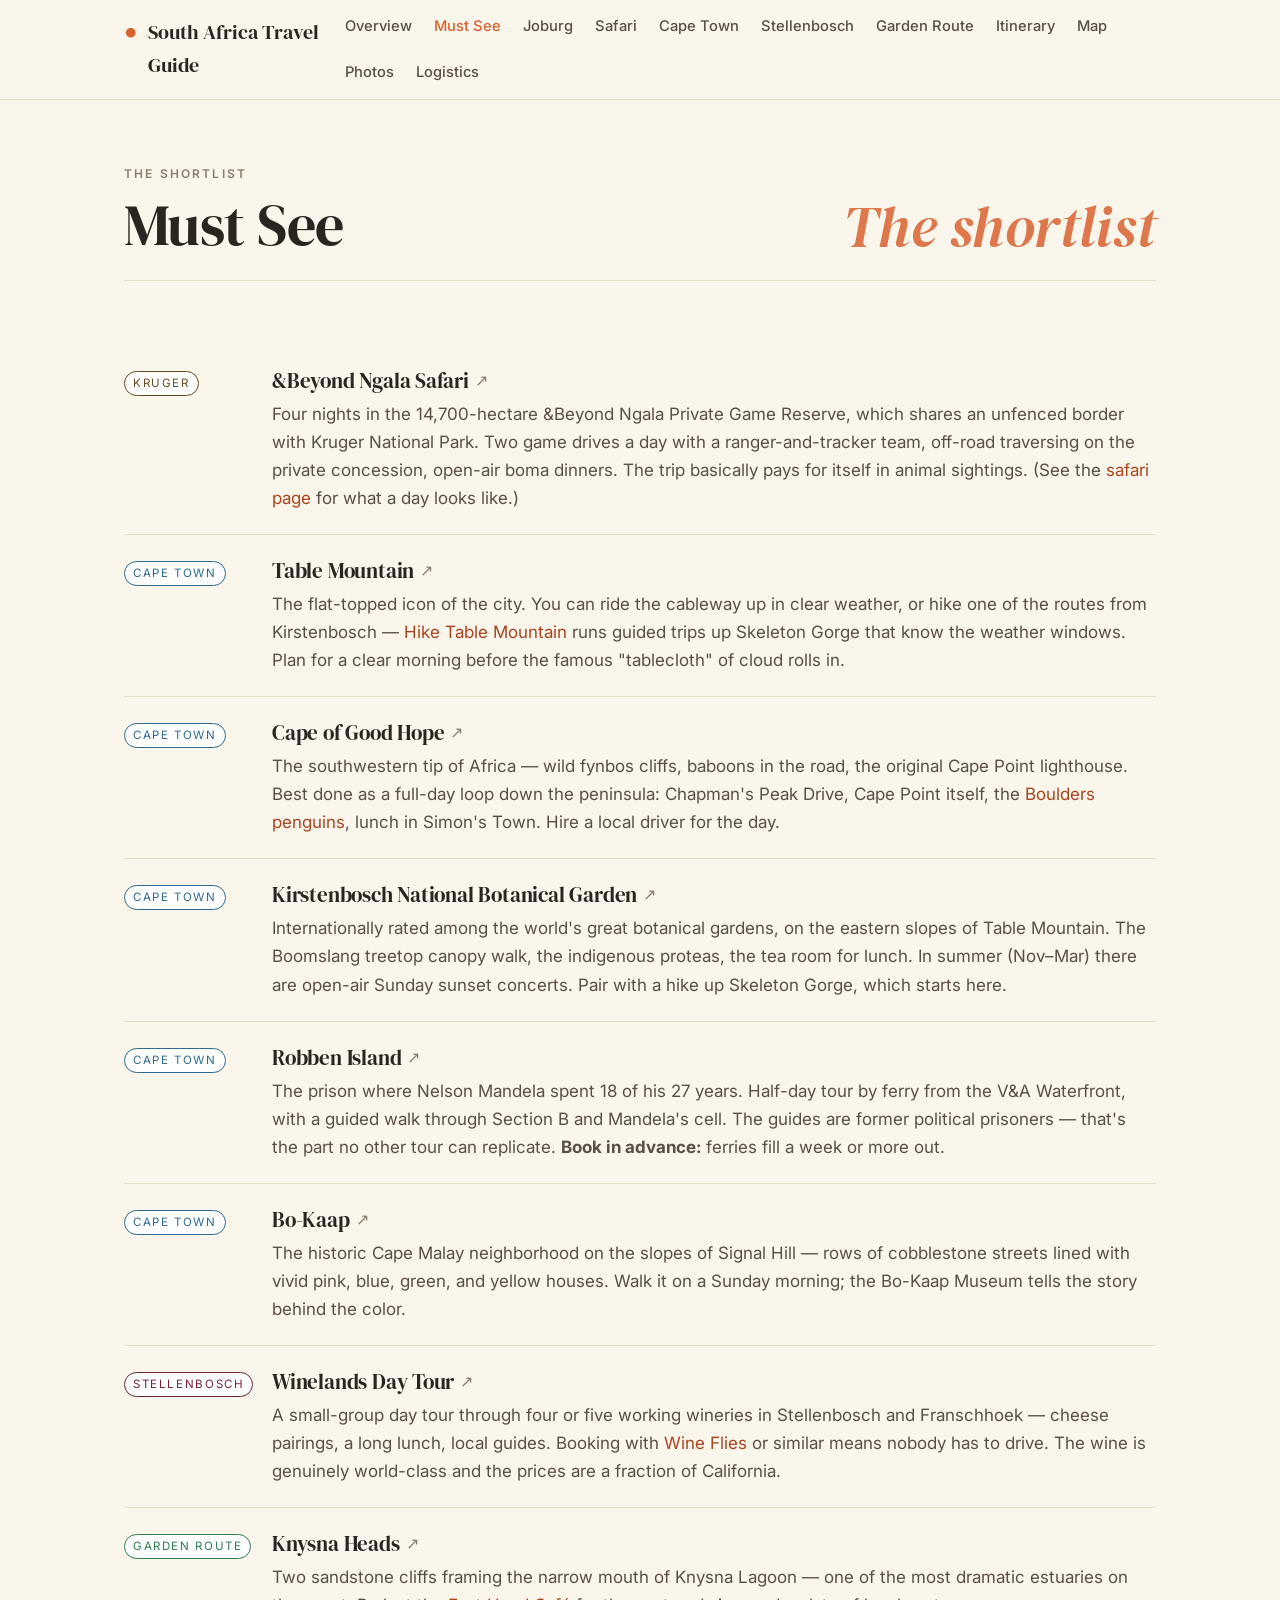
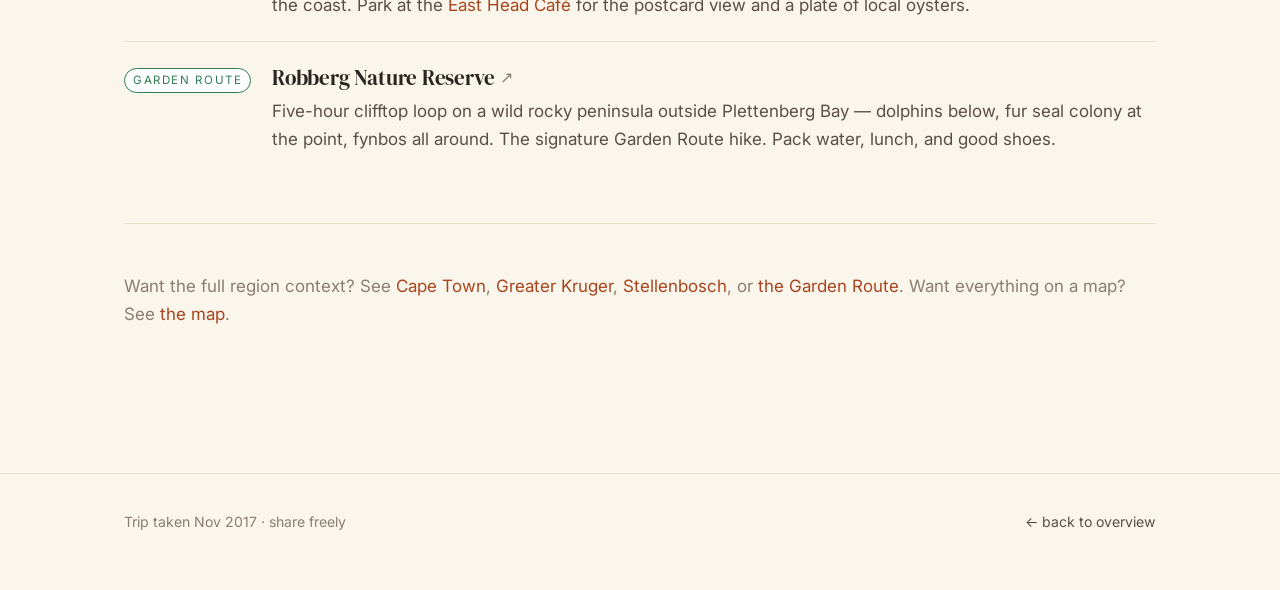
<file: must-see.html>
<!doctype html>
<html lang="en">
<head>
  <meta charset="utf-8" />
  <meta name="viewport" content="width=device-width, initial-scale=1" />
  <title>Must See &mdash; South Africa Travel Guide</title>
  <link rel="preconnect" href="https://fonts.googleapis.com">
  <link rel="preconnect" href="https://fonts.gstatic.com" crossorigin>
  <link rel="stylesheet" href="https://fonts.googleapis.com/css2?family=DM+Serif+Display:ital@0;1&family=Inter:wght@400;500;600&display=swap">
  <link rel="stylesheet" href="assets/css/style.css">
  <link rel="icon" href="data:image/svg+xml,%3Csvg xmlns='http://www.w3.org/2000/svg' viewBox='0 0 100 100'%3E%3Ctext y='.9em' font-size='90'%3E🐘%3C/text%3E%3C/svg%3E">
</head>
<body>
  <header class="site-header">
    <nav class="nav">
      <a class="brand" href="./"><span class="mark">●</span> South Africa Travel Guide</a>
      <div class="nav-links">
        <a href="./">Overview</a>
        <a href="must-see.html" class="active">Must See</a>
        <a href="cities/johannesburg.html">Joburg</a>
        <a href="cities/kruger.html">Safari</a>
        <a href="cities/capetown.html">Cape Town</a>
        <a href="cities/stellenbosch.html">Stellenbosch</a>
        <a href="cities/gardenroute.html">Garden Route</a>
        <a href="itinerary.html">Itinerary</a>
        <a href="map.html">Map</a>
        <a href="photos.html">Photos</a>
        <a href="logistics.html">Logistics</a>
      </div>
    </nav>
  </header>

  <main>
    <div class="container">
      <header class="city-header">
        <div>
          <p class="eyebrow">The shortlist</p>
          <h1>Must See</h1>
        </div>
        <div class="city-local-big" style="color: var(--sundowner);">The shortlist</div>
      </header>

      <section class="section">
        <ul class="place-list">

          <li class="place" id="ngala-safari">
            <div class="meta"><span class="cat" style="color: var(--c-kruger); border-color: var(--c-kruger);">Kruger</span></div>
            <div class="body">
              <h3><a href="https://www.andbeyond.com/our-lodges/africa/south-africa/greater-kruger/andbeyond-ngala-safari-lodge/" target="_blank" rel="noopener">&amp;Beyond Ngala Safari</a></h3>
              <p>Four nights in the 14,700-hectare &amp;Beyond Ngala Private Game Reserve, which
                shares an unfenced border with Kruger National Park. Two game drives a day with a
                ranger-and-tracker team, off-road traversing on the private concession, open-air
                boma dinners. The trip basically pays for itself in animal sightings. (See the
                <a href="cities/kruger.html">safari page</a> for what a day looks like.)</p>
            </div>
          </li>

          <li class="place" id="table-mountain">
            <div class="meta"><span class="cat" style="color: var(--c-capetown); border-color: var(--c-capetown);">Cape Town</span></div>
            <div class="body">
              <h3><a href="https://www.sanparks.org/parks/table-mountain/" target="_blank" rel="noopener">Table Mountain</a></h3>
              <p>The flat-topped icon of the city. You can ride the cableway up in clear weather,
                or hike one of the routes from Kirstenbosch &mdash;
                <a href="https://www.hiketablemountain.co.za/" target="_blank" rel="noopener">Hike Table Mountain</a>
                runs guided trips up Skeleton Gorge that know the weather windows. Plan for a clear
                morning before the famous "tablecloth" of cloud rolls in.</p>
            </div>
          </li>

          <li class="place" id="cape-of-good-hope">
            <div class="meta"><span class="cat" style="color: var(--c-capetown); border-color: var(--c-capetown);">Cape Town</span></div>
            <div class="body">
              <h3><a href="https://www.sanparks.org/parks/table-mountain/tourism/cape-of-good-hope/" target="_blank" rel="noopener">Cape of Good Hope</a></h3>
              <p>The southwestern tip of Africa &mdash; wild fynbos cliffs, baboons in the road,
                the original Cape Point lighthouse. Best done as a full-day loop down the
                peninsula: Chapman's Peak Drive, Cape Point itself, the
                <a href="https://www.sanparks.org/parks/table-mountain/tourism/boulders/" target="_blank" rel="noopener">Boulders penguins</a>,
                lunch in Simon's Town. Hire a local driver for the day.</p>
            </div>
          </li>

          <li class="place" id="kirstenbosch">
            <div class="meta"><span class="cat" style="color: var(--c-capetown); border-color: var(--c-capetown);">Cape Town</span></div>
            <div class="body">
              <h3><a href="https://www.sanbi.org/gardens/kirstenbosch/" target="_blank" rel="noopener">Kirstenbosch National Botanical Garden</a></h3>
              <p>Internationally rated among the world's great botanical gardens, on the eastern
                slopes of Table Mountain. The Boomslang treetop canopy walk, the indigenous
                proteas, the tea room for lunch. In summer (Nov&ndash;Mar) there are open-air
                Sunday sunset concerts. Pair with a hike up Skeleton Gorge, which starts here.</p>
            </div>
          </li>

          <li class="place" id="robben-island">
            <div class="meta"><span class="cat" style="color: var(--c-capetown); border-color: var(--c-capetown);">Cape Town</span></div>
            <div class="body">
              <h3><a href="https://www.robben-island.org.za/" target="_blank" rel="noopener">Robben Island</a></h3>
              <p>The prison where Nelson Mandela spent 18 of his 27 years. Half-day tour by ferry
                from the V&amp;A Waterfront, with a guided walk through Section B and Mandela's
                cell. The guides are former political prisoners &mdash; that's the part no other
                tour can replicate. <b>Book in advance:</b> ferries fill a week or more out.</p>
            </div>
          </li>

          <li class="place" id="bo-kaap">
            <div class="meta"><span class="cat" style="color: var(--c-capetown); border-color: var(--c-capetown);">Cape Town</span></div>
            <div class="body">
              <h3><a href="https://www.google.com/maps/search/?api=1&amp;query=Bo-Kaap+Cape+Town" target="_blank" rel="noopener">Bo-Kaap</a></h3>
              <p>The historic Cape Malay neighborhood on the slopes of Signal Hill &mdash; rows of
                cobblestone streets lined with vivid pink, blue, green, and yellow houses. Walk it
                on a Sunday morning; the Bo-Kaap Museum tells the story behind the color.</p>
            </div>
          </li>

          <li class="place" id="winelands-tour">
            <div class="meta"><span class="cat" style="color: var(--c-stellenbosch); border-color: var(--c-stellenbosch);">Stellenbosch</span></div>
            <div class="body">
              <h3><a href="https://www.wineflies.co.za/" target="_blank" rel="noopener">Winelands Day Tour</a></h3>
              <p>A small-group day tour through four or five working wineries in Stellenbosch and
                Franschhoek &mdash; cheese pairings, a long lunch, local guides. Booking with
                <a href="https://www.wineflies.co.za/" target="_blank" rel="noopener">Wine Flies</a>
                or similar means nobody has to drive. The wine is genuinely world-class and the
                prices are a fraction of California.</p>
            </div>
          </li>

          <li class="place" id="knysna-heads">
            <div class="meta"><span class="cat" style="color: var(--c-gardenroute); border-color: var(--c-gardenroute);">Garden Route</span></div>
            <div class="body">
              <h3><a href="https://www.google.com/maps/search/?api=1&amp;query=Knysna+Heads" target="_blank" rel="noopener">Knysna Heads</a></h3>
              <p>Two sandstone cliffs framing the narrow mouth of Knysna Lagoon &mdash; one of
                the most dramatic estuaries on the coast. Park at the
                <a href="http://www.eastheadcafe.co.za/" target="_blank" rel="noopener">East Head Café</a>
                for the postcard view and a plate of local oysters.</p>
            </div>
          </li>

          <li class="place" id="robberg">
            <div class="meta"><span class="cat" style="color: var(--c-gardenroute); border-color: var(--c-gardenroute);">Garden Route</span></div>
            <div class="body">
              <h3><a href="https://www.capenature.co.za/reserves/robberg-nature-reserve/" target="_blank" rel="noopener">Robberg Nature Reserve</a></h3>
              <p>Five-hour clifftop loop on a wild rocky peninsula outside Plettenberg Bay
                &mdash; dolphins below, fur seal colony at the point, fynbos all around. The
                signature Garden Route hike. Pack water, lunch, and good shoes.</p>
            </div>
          </li>

        </ul>

        <hr class="divider">
        <p class="muted">
          Want the full region context? See
          <a href="cities/capetown.html">Cape Town</a>,
          <a href="cities/kruger.html">Greater Kruger</a>,
          <a href="cities/stellenbosch.html">Stellenbosch</a>, or
          <a href="cities/gardenroute.html">the Garden Route</a>. Want everything on a map?
          See <a href="map.html">the map</a>.
        </p>
      </section>
    </div>
  </main>

  <footer class="site-footer">
    <div class="container">
      <div>Trip taken Nov 2017 &middot; share freely</div>
      <div><a href="./">&larr; back to overview</a></div>
    </div>
  </footer>
</body>
</html>
</file>
<file: assets/css/style.css>
/* ----------------------------------------------------------
   South Africa Guide — site styles
   Palette: karoo cream + sundowner orange + savannah + indigo
---------------------------------------------------------- */

:root {
  --bg: #fbf6ec;
  --bg-alt: #f1e9d4;
  --ink: #2a2520;
  --ink-2: #5a4f44;
  --ink-3: #8a7e6f;
  --rule: #e8dfca;
  --sundowner: #d9622f;
  --sundowner-dark: #a8451f;
  --indigo: #1f2a44;
  --gold: #c9a227;

  --c-johannesburg: #c9a227;
  --c-kruger: #6a4a23;
  --c-capetown: #2d6a8f;
  --c-stellenbosch: #6e2335;
  --c-gardenroute: #2f7d52;

  --serif: "DM Serif Display", Georgia, serif;
  --sans: "Inter", -apple-system, BlinkMacSystemFont, "Helvetica Neue", Arial, sans-serif;
  --display: "DM Serif Display", Georgia, serif;

  --container: 1080px;
  --shadow-card: 0 1px 2px rgba(42, 37, 32, 0.05), 0 8px 24px -16px rgba(42, 37, 32, 0.12);
}

* { box-sizing: border-box; }

html { scroll-behavior: smooth; }

body {
  margin: 0;
  font-family: var(--sans);
  font-size: 17px;
  line-height: 1.65;
  color: var(--ink);
  background: var(--bg);
  -webkit-font-smoothing: antialiased;
  text-rendering: optimizeLegibility;
}

img { max-width: 100%; display: block; }
a { color: var(--sundowner-dark); text-decoration: none; }
a:hover { text-decoration: underline; }

/* ---------- typography ---------- */
h1, h2, h3, h4 { font-family: var(--serif); font-weight: 400; color: var(--ink); letter-spacing: -0.01em; }
h1 { font-size: clamp(2.4rem, 5vw, 3.6rem); line-height: 1.05; margin: 0 0 0.6em; }
h2 { font-size: clamp(1.7rem, 3vw, 2.2rem); line-height: 1.15; margin: 2.4em 0 0.6em; }
h3 { font-size: 1.25rem; line-height: 1.3; margin: 1.6em 0 0.4em; }
h4 { font-size: 1rem; text-transform: uppercase; letter-spacing: 0.12em; font-family: var(--sans); font-weight: 600; color: var(--ink-3); margin: 1.6em 0 0.6em; }
p { margin: 0 0 1em; }

.eyebrow {
  text-transform: uppercase;
  letter-spacing: 0.18em;
  font-size: 0.75rem;
  color: var(--ink-3);
  font-weight: 600;
}
.muted { color: var(--ink-3); }

/* ---------- layout ---------- */
.container { max-width: var(--container); margin: 0 auto; padding: 0 24px; }
.section { padding: 64px 0; }
.section-tight { padding: 32px 0; }
.divider { border: 0; border-top: 1px solid var(--rule); margin: 48px 0; }
.lede { font-size: 1.2rem; line-height: 1.55; color: var(--ink-2); max-width: 60ch; }

/* ---------- header / nav ---------- */
.site-header {
  position: sticky; top: 0; z-index: 50;
  background: rgba(251, 246, 236, 0.92);
  backdrop-filter: saturate(140%) blur(8px);
  -webkit-backdrop-filter: saturate(140%) blur(8px);
  border-bottom: 1px solid var(--rule);
}
.nav {
  display: flex; align-items: center; justify-content: space-between;
  padding: 14px 24px; max-width: var(--container); margin: 0 auto;
}
.brand {
  font-family: var(--serif);
  font-size: 1.25rem;
  color: var(--ink);
  display: flex; align-items: baseline; gap: 10px;
}
.brand .mark { color: var(--sundowner); font-size: 1.4rem; line-height: 1; }
.brand:hover { text-decoration: none; }

.nav-links { display: flex; gap: 22px; flex-wrap: wrap; }
.nav-links a {
  color: var(--ink-2); font-size: 0.92rem; font-weight: 500;
}
.nav-links a.active { color: var(--sundowner); }
.nav-links a:hover { color: var(--sundowner); text-decoration: none; }

@media (max-width: 720px) {
  .nav { flex-direction: column; gap: 10px; align-items: flex-start; padding: 12px 20px; }
  .nav-links { gap: 14px; }
  .nav-links a { font-size: 0.85rem; }
}

/* ---------- hero (home) ---------- */
.hero {
  padding: 56px 0 40px;
  border-bottom: 1px solid var(--rule);
  position: relative;
  overflow: hidden;
}
.hero::before {
  content: "";
  position: absolute; right: -120px; top: -80px;
  width: 380px; height: 380px;
  border-radius: 50%;
  background: radial-gradient(circle, rgba(217,98,47,0.16), rgba(217,98,47,0) 70%);
  pointer-events: none;
}
.hero h1 { margin: 0; }

/* ---------- must-see grid (overview) ---------- */
.section-head {
  display: flex;
  justify-content: space-between;
  align-items: baseline;
  gap: 16px;
  flex-wrap: wrap;
}
.section-head h2 { margin: 8px 0 0; }
.section-head-link {
  font-size: 0.85rem;
  text-transform: uppercase;
  letter-spacing: 0.14em;
  color: var(--ink-3);
  font-weight: 500;
  white-space: nowrap;
}
.section-head-link:hover { color: var(--sundowner); text-decoration: none; }

.must-see-grid {
  display: grid;
  grid-template-columns: repeat(auto-fit, minmax(280px, 1fr));
  gap: 12px;
}
.must-card {
  background: #fff;
  border: 1px solid var(--rule);
  border-radius: 6px;
  padding: 16px 18px 16px 22px;
  color: inherit;
  display: block;
  position: relative;
  overflow: hidden;
  transition: transform 0.15s ease, box-shadow 0.15s ease, border-color 0.15s ease;
}
.must-card:hover {
  transform: translateY(-2px);
  box-shadow: var(--shadow-card);
  border-color: var(--ink-3);
  text-decoration: none;
}
.must-card .accent {
  position: absolute; left: 0; top: 0; bottom: 0; width: 4px;
  background: var(--accent, var(--sundowner));
}
.must-card .must-city {
  font-size: 0.7rem;
  text-transform: uppercase;
  letter-spacing: 0.16em;
  color: var(--accent, var(--ink-3));
  font-weight: 600;
}
.must-card .must-name {
  font-family: var(--serif);
  font-size: 1.15rem;
  line-height: 1.25;
  margin: 4px 0 4px;
  color: var(--ink);
}
.must-card .must-blurb {
  font-size: 0.85rem;
  color: var(--ink-2);
  line-height: 1.45;
}

/* ---------- city cards ---------- */
.city-grid {
  display: grid;
  grid-template-columns: repeat(auto-fit, minmax(260px, 1fr));
  gap: 18px;
}
.city-card {
  background: #fff;
  border: 1px solid var(--rule);
  border-radius: 6px;
  padding: 24px;
  display: block;
  color: inherit;
  transition: transform 0.15s ease, box-shadow 0.15s ease, border-color 0.15s ease;
  position: relative;
  overflow: hidden;
}
.city-card:hover {
  transform: translateY(-2px);
  box-shadow: var(--shadow-card);
  text-decoration: none;
  border-color: var(--ink-3);
}
.city-card .city-local {
  font-family: var(--serif);
  font-size: 1.7rem;
  line-height: 1;
  color: var(--accent, var(--sundowner));
  opacity: 0.85;
  margin-bottom: 6px;
  font-style: italic;
}
.city-card .city-en {
  font-family: var(--serif);
  font-size: 1.55rem;
  line-height: 1.1;
  margin-top: 4px;
}
.city-card .city-tag {
  display: inline-block;
  font-size: 0.72rem;
  text-transform: uppercase;
  letter-spacing: 0.14em;
  color: var(--ink-3);
  margin-top: 10px;
}
.city-card .accent {
  position: absolute; left: 0; top: 0; bottom: 0; width: 4px;
  background: var(--accent, var(--sundowner));
}
.city-card .city-blurb { color: var(--ink-2); font-size: 0.95rem; margin-top: 8px; }

/* ---------- city page header ---------- */
.city-header {
  padding: 64px 0 24px;
  border-bottom: 1px solid var(--rule);
  display: flex; align-items: flex-end; justify-content: space-between;
  gap: 24px; flex-wrap: wrap;
}
.city-header h1 { margin: 0; }
.city-header .city-local-big {
  font-family: var(--serif);
  font-style: italic;
  font-size: clamp(2.2rem, 6vw, 3.6rem);
  line-height: 1;
  color: var(--accent, var(--sundowner));
  opacity: 0.85;
  margin: 0;
  text-align: right;
}
.city-header .city-meta { color: var(--ink-3); font-size: 0.9rem; }

/* ---------- place list ---------- */
.place-list { list-style: none; padding: 0; margin: 0; }
.place {
  padding: 22px 0;
  border-bottom: 1px solid var(--rule);
  display: grid;
  grid-template-columns: 124px 1fr;
  gap: 24px;
}
.place:last-child { border-bottom: 0; }
.place .meta {
  font-size: 0.72rem;
  text-transform: uppercase;
  letter-spacing: 0.14em;
  color: var(--ink-3);
  padding-top: 4px;
}
.place .meta .cat {
  display: inline-block;
  padding: 2px 8px;
  border-radius: 100px;
  border: 1px solid var(--rule);
  background: #fff;
  color: var(--ink-2);
  white-space: nowrap;
}
.place .body h3 { margin: 0 0 6px; font-family: var(--serif); font-size: 1.3rem; }
.place .body p  { margin: 0; color: var(--ink-2); }
.place .body h3 a {
  color: inherit;
  text-decoration: none;
  border-bottom: 1px solid transparent;
  transition: border-color 0.15s ease, color 0.15s ease;
}
.place .body h3 a:hover {
  color: var(--sundowner);
  border-bottom-color: var(--sundowner);
}
.place .body h3 a::after {
  content: "\2197";
  display: inline-block;
  margin-left: 6px;
  font-size: 0.75em;
  color: var(--ink-3);
  vertical-align: 2px;
  transition: color 0.15s ease, transform 0.15s ease;
}
.place .body h3 a:hover::after {
  color: var(--sundowner);
  transform: translate(1px, -1px);
}

@media (max-width: 600px) {
  .place { grid-template-columns: 1fr; gap: 8px; }
}

/* ---------- itinerary ---------- */
.day {
  display: grid;
  grid-template-columns: 140px 1fr;
  gap: 24px;
  padding: 28px 0;
  border-bottom: 1px solid var(--rule);
}
.day .when {
  font-family: var(--serif);
  font-size: 1.1rem;
  color: var(--ink);
}
.day .when .dow {
  display: block;
  font-family: var(--sans);
  font-size: 0.72rem;
  text-transform: uppercase;
  letter-spacing: 0.14em;
  color: var(--ink-3);
  margin-top: 4px;
}
.day .what h3 { margin-top: 0; }
.day .what ul { margin: 0; padding-left: 1.2em; }
.day .what li { margin: 4px 0; color: var(--ink-2); }
.day .what li b { color: var(--ink); font-weight: 600; }

.leg {
  background: var(--bg-alt);
  border-left: 3px solid var(--accent, var(--sundowner));
  padding: 14px 18px;
  margin: 24px 0;
  font-size: 0.95rem;
  color: var(--ink-2);
}
.leg b { color: var(--ink); }

@media (max-width: 600px) {
  .day { grid-template-columns: 1fr; gap: 6px; }
}

/* ---------- map page ---------- */
#map {
  height: 70vh;
  min-height: 480px;
  border: 1px solid var(--rule);
  border-radius: 6px;
  background: #eee;
}

/* ---------- per-city map (on city pages) ---------- */
.city-map-wrap {
  margin: 24px 0 8px;
  position: relative;
  z-index: 1;
}
#city-map {
  height: 380px;
  border: 1px solid var(--rule);
  border-radius: 6px;
  background: #eee;
}
.city-map-caption {
  display: flex;
  justify-content: space-between;
  align-items: baseline;
  gap: 12px;
  flex-wrap: wrap;
  margin-top: 10px;
  font-size: 0.85rem;
  color: var(--ink-3);
}
@media (max-width: 600px) {
  #city-map { height: 300px; }
}
.legend {
  display: flex; flex-wrap: wrap; gap: 14px; margin: 20px 0;
  font-size: 0.9rem;
}
.legend .dot {
  display: inline-block; width: 12px; height: 12px; border-radius: 50%;
  margin-right: 6px; vertical-align: -1px;
}

.leaflet-popup-content {
  font-family: var(--sans);
  font-size: 0.92rem;
  line-height: 1.45;
  color: var(--ink);
  margin: 12px 14px !important;
}
.leaflet-popup-content b {
  font-family: var(--serif);
  font-weight: 400;
  font-size: 1.05rem;
  display: block;
  margin-bottom: 4px;
}
.leaflet-popup-content .cat-tag {
  display: inline-block;
  font-size: 0.7rem;
  text-transform: uppercase;
  letter-spacing: 0.12em;
  color: var(--ink-3);
  margin-bottom: 6px;
}
.leaflet-popup-content .popup-links {
  margin-top: 8px;
  padding-top: 8px;
  border-top: 1px solid var(--rule);
  font-size: 0.82rem;
}
.leaflet-popup-content .popup-links a {
  color: var(--sundowner-dark);
}

/* ---------- logistics tables ---------- */
.kv {
  width: 100%;
  border-collapse: collapse;
}
.kv td {
  padding: 12px 0;
  border-bottom: 1px solid var(--rule);
  vertical-align: top;
}
.kv td:first-child {
  color: var(--ink-3);
  font-size: 0.85rem;
  text-transform: uppercase;
  letter-spacing: 0.1em;
  width: 220px;
  padding-right: 24px;
}
.kv td:last-child { color: var(--ink); }
.kv tr:last-child td { border-bottom: 0; }

.callout {
  background: #fff;
  border: 1px solid var(--rule);
  border-left: 3px solid var(--sundowner);
  padding: 18px 22px;
  border-radius: 4px;
  margin: 24px 0;
}
.callout h3 { margin: 0 0 6px; font-size: 1.1rem; }
.callout p:last-child { margin: 0; }

/* ---------- footer ---------- */
.site-footer {
  border-top: 1px solid var(--rule);
  padding: 36px 0 56px;
  color: var(--ink-3);
  font-size: 0.88rem;
  margin-top: 64px;
}
.site-footer .container {
  display: flex; justify-content: space-between; gap: 16px; flex-wrap: wrap;
}
.site-footer a { color: var(--ink-2); }

/* ---------- photo gallery ---------- */
.section-photos {
  background: var(--bg-alt);
  border-top: 1px solid var(--rule);
  border-bottom: 1px solid var(--rule);
  padding: 48px 0 56px;
  margin-top: 24px;
}
.section-photos .section-head {
  margin-bottom: 24px;
}
.section-photos .photo-credit {
  margin: 6px 0 0;
  font-size: 0.9rem;
  color: var(--ink-3);
}
.section-photos .photo-credit a {
  color: var(--ink-2);
}
.photo-grid {
  column-count: 3;
  column-gap: 12px;
}
.photo-grid a {
  display: block;
  margin: 0 0 12px;
  break-inside: avoid;
  border-radius: 4px;
  overflow: hidden;
  background: #fff;
  border: 1px solid var(--rule);
  transition: transform 0.18s ease, box-shadow 0.18s ease;
}
.photo-grid a:hover {
  transform: translateY(-2px);
  box-shadow: var(--shadow-card);
  text-decoration: none;
}
.photo-grid img {
  width: 100%;
  height: auto;
  display: block;
}
.photos-elsewhere {
  background: var(--bg-alt);
  border-top: 1px solid var(--rule);
  border-bottom: 1px solid var(--rule);
  padding: 32px 0;
  margin-top: 24px;
  color: var(--ink-2);
  font-size: 0.95rem;
}
.section-photos-page {
  padding: 40px 0 48px;
  border-top: 1px solid var(--rule);
}
.section-photos-page:first-of-type { border-top: 0; padding-top: 16px; }
.section-photos-page .section-head {
  border-left: 3px solid var(--accent, var(--sundowner));
  padding-left: 14px;
  margin-bottom: 20px;
}
.section-photos-page .section-head h2 {
  margin: 4px 0 4px;
  font-size: 1.8rem;
}
.section-photos-page .photo-credit {
  margin: 4px 0 0;
  font-size: 0.85rem;
  color: var(--ink-3);
}
.section-photos-page .photo-credit a { color: var(--ink-2); }
.photos-jump {
  margin: -8px 0 24px;
  font-size: 0.92rem;
  color: var(--ink-3);
}
.photos-jump a {
  color: var(--ink-2);
  text-decoration: none;
  border-bottom: 1px dotted var(--rule);
}
.photos-jump a:hover { color: var(--sundowner); border-bottom-color: var(--sundowner); }
@media (max-width: 900px) { .photo-grid { column-count: 2; } }
@media (max-width: 520px) { .photo-grid { column-count: 1; } }

/* ---------- utility ---------- */
.row { display: flex; gap: 24px; flex-wrap: wrap; }
.row > * { flex: 1 1 320px; }
.tag-row { display: flex; flex-wrap: wrap; gap: 8px; margin: 12px 0 24px; }
.tag {
  font-size: 0.78rem;
  padding: 4px 10px;
  background: #fff;
  border: 1px solid var(--rule);
  border-radius: 100px;
  color: var(--ink-2);
}
</file>
